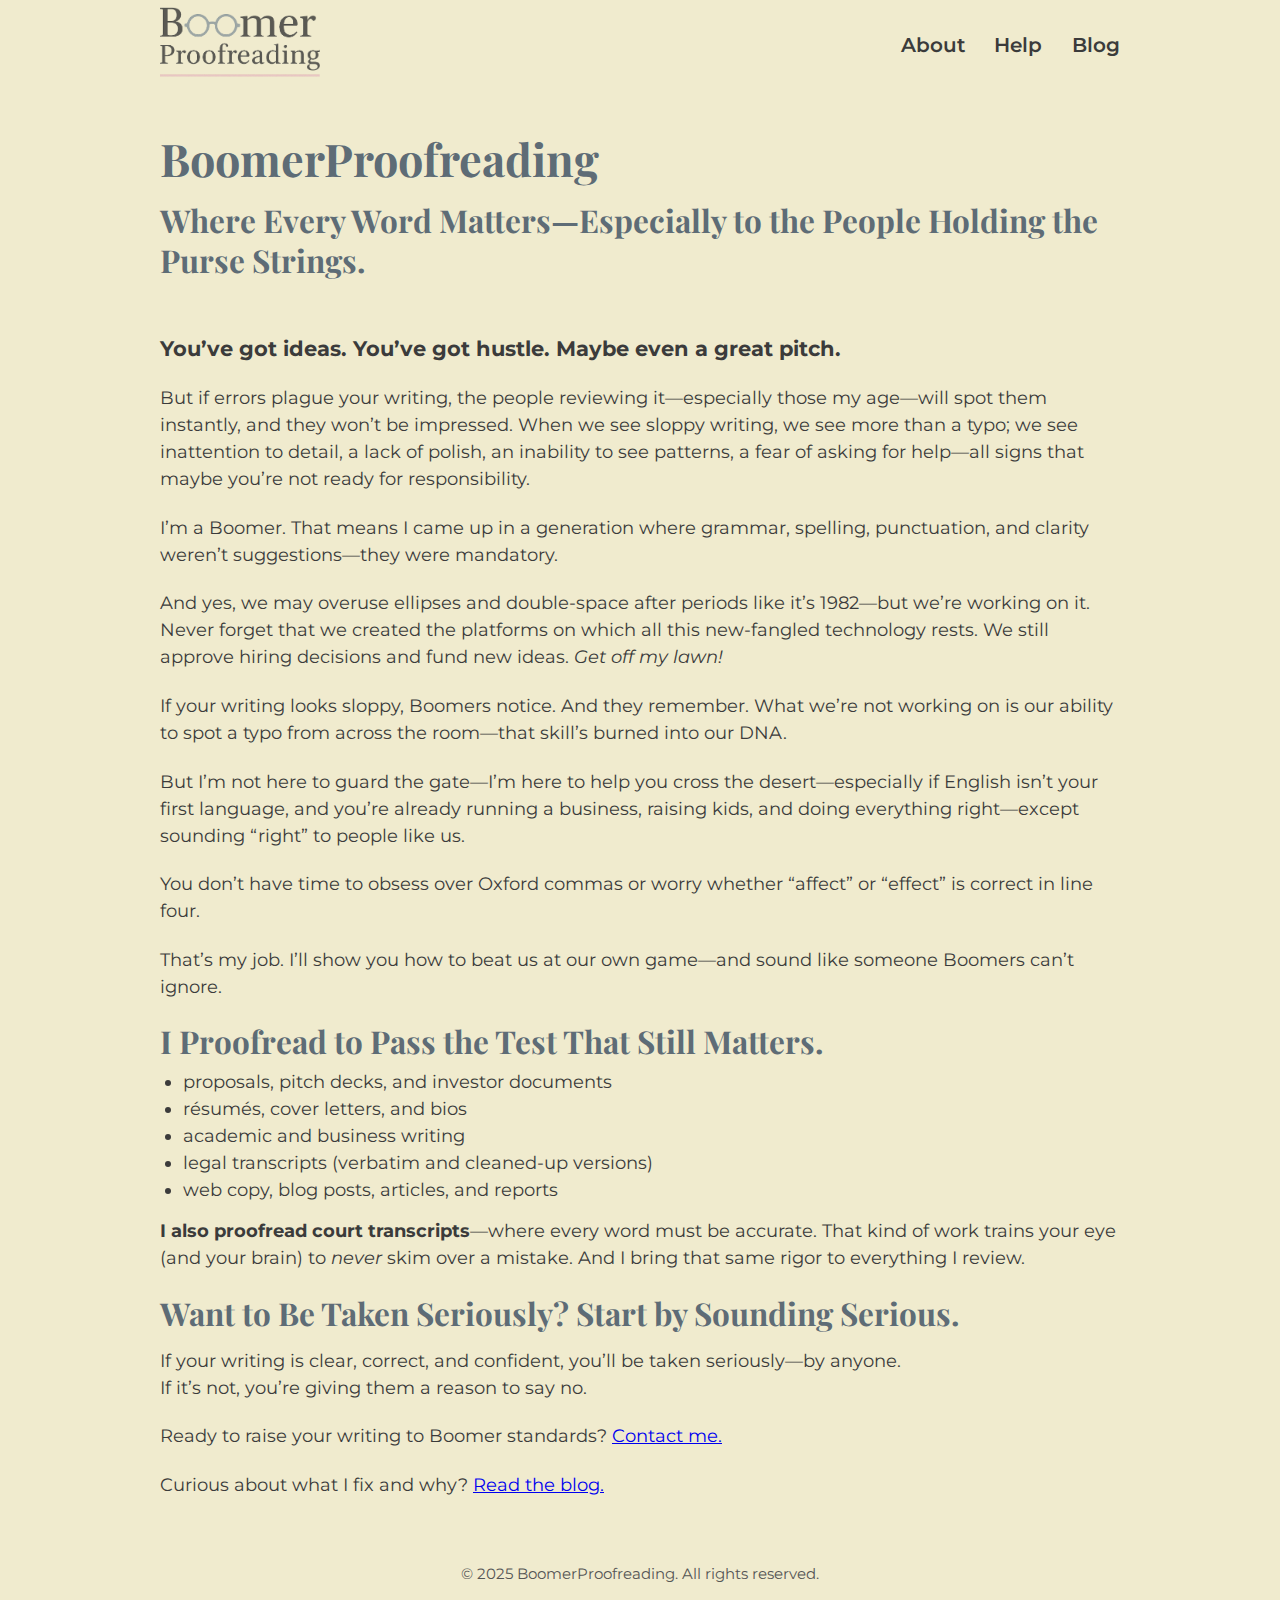
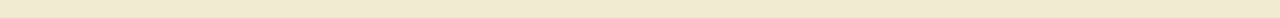
<file: index.html>
<!DOCTYPE html>
<html lang="en">
<head>
  <!-- Required Meta -->
  <meta charset="UTF-8" />
  <meta name="viewport" content="width=device-width, initial-scale=1.0" />

  <!-- Page Title -->
  <title>BoomerProofreading – Clear, Correct, Confident Writing</title>

  <!-- Meta Description -->
  <meta name="description" content="Professional proofreading and editing services by Scott Williams in West Hollywood. Helping businesses, students, and professionals write with clarity and impact.">

  <!-- Keywords -->
  <meta name="keywords" content="proofreading, editing, grammar, BoomerProofreading, business writing, academic proofreading, resume editing, court transcript proofreading, website editing, Los Angeles, West Hollywood">

  <meta name="author" content="Scott Williams, BoomerProofreading">

  <!-- Open Graph (Facebook, LinkedIn, etc.) -->
  <meta property="og:title" content="BoomerProofreading – Clear, Correct, Confident Writing">
  <meta property="og:description" content="Proofreading and editing services for professionals, students, and businesses in Los Angeles. Make every word count.">
  <meta property="og:image" content="https://boomerproofreading.com/images/boomer-logo.png">
  <meta property="og:url" content="https://boomerproofreading.com/">
  <meta property="og:type" content="website">

  <!-- Twitter Card -->
  <meta name="twitter:card" content="summary_large_image">
  <meta name="twitter:title" content="BoomerProofreading – Clear, Correct, Confident Writing">
  <meta name="twitter:description" content="Professional proofreading and editing by Scott Williams in West Hollywood. Clarity that gets results.">
  <meta name="twitter:image" content="https://boomerproofreading.com/images/boomer-logo.png">

  <!-- Favicon -->
  <link rel="icon" type="image/png" href="images/favicon.png">

  <!-- Fonts -->
  <link href="https://fonts.googleapis.com/css2?family=Montserrat:wght@400;600&family=Playfair+Display:wght@500&display=swap" rel="stylesheet" />

  <!-- Custom CSS -->
  <link rel="stylesheet" href="css/site.css" />
  <link rel="stylesheet" href="/css/nav-responsive.css">
</head>


<body>
  <a href="#main" class="skip-link">Skip to main content</a>
    <header>
    <div class="topbar">
      <a href="index.html">
        <img src="images/boomer-logo.png" alt="BoomerProofreading logo" class="logo" />
      </a>
      <nav class="main-nav">
        <a href="about.html">About</a>
        <a href="help.html">Help</a>
        <a href="blog.html">Blog</a>
      </nav>
    </div>

    <div class="container header-flex">
      <div>
        <h1>BoomerProofreading</h1>
        <h2>Where Every Word Matters—Especially to the People Holding the Purse Strings.</h2>
      </div>
    </div>
  </header>

  <main id="main">
    <div class="container">
      <h3>You’ve got ideas. You’ve got hustle. Maybe even a great pitch.</h3>
      <div class="bio-wrap">
        <p>But if errors plague your writing, the people reviewing it—especially those my age—will spot them instantly, and they won’t be impressed. When we see sloppy writing, we see more than a typo; we see inattention to detail, a lack of polish, an inability to see patterns, a fear of asking for help—all signs that maybe you’re not ready for responsibility.</p>
        <p>I’m a Boomer. That means I came up in a generation where grammar, spelling, punctuation, and clarity weren’t suggestions—they were mandatory.</p>
        <p>And yes, we may overuse ellipses and double-space after periods like it’s 1982—but we’re working on it. Never forget that we created the platforms on which all this new-fangled technology rests. We still approve hiring decisions and fund new ideas. <i>Get off my lawn!</i></p>
        <p>If your writing looks sloppy, Boomers notice. And they remember. What we’re not working on is our ability to spot a typo from across the room—that skill’s burned into our DNA.</p>
        <p>But I’m not here to guard the gate—I’m here to help you cross the desert—especially if English isn’t your first language, and you’re already running a business, raising kids, and doing everything right—except sounding “right” to people like us.</p>
        <p>You don’t have time to obsess over Oxford commas or worry whether “affect” or “effect” is correct in line four.</p>
        <p>That’s my job. I’ll show you how to beat us at our own game—and sound like someone Boomers can’t ignore.</p>
        <h2>I Proofread to Pass the Test That Still Matters.</h2>
        <ul>
          <li>proposals, pitch decks, and investor documents</li>
          <li>résumés, cover letters, and bios</li>
          <li>academic and business writing</li>
          <li>legal transcripts (verbatim and cleaned-up versions)</li>
          <li>web copy, blog posts, articles, and reports</li>
        </ul>
        <p><strong>I also proofread court transcripts</strong>—where every word must be accurate. That kind of work trains your eye (and your brain) to <em>never</em> skim over a mistake. And I bring that same rigor to everything I review.</p>
        <h2>Want to Be Taken Seriously? Start by Sounding Serious.</h2>
        <p>If your writing is clear, correct, and confident, you’ll be taken seriously—by anyone.<br />
        If it’s not, you’re giving them a reason to say no.</p>
        <p>Ready to raise your writing to Boomer standards? <a href="contact.html">Contact me.</a></p>
        <p>Curious about what I fix and why? <a href="blog.html">Read the blog.</a></p>
      </div>
    </div>
  </main>
<footer>
    <div class="container">
      <p>&copy; 2025 BoomerProofreading. All rights reserved.</p>
    </div>
  </footer>


</body>
</html>
</file>
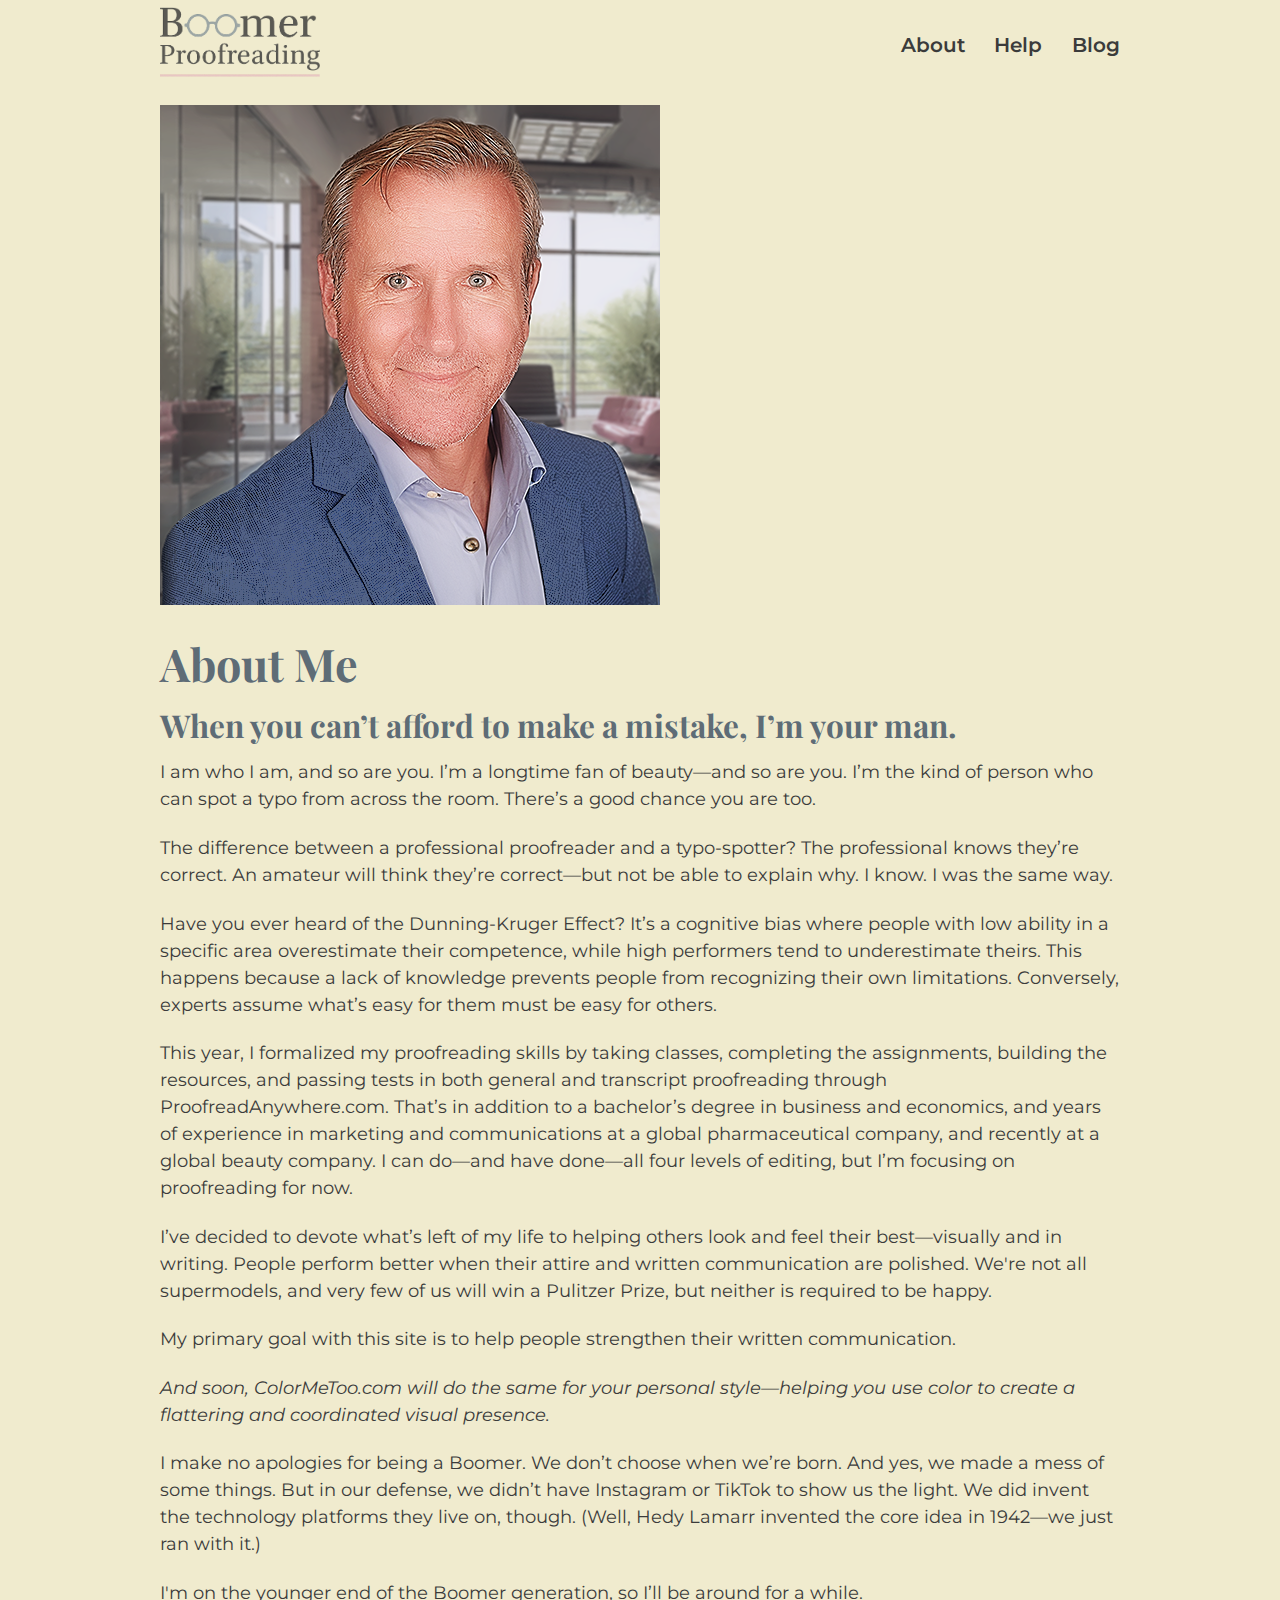
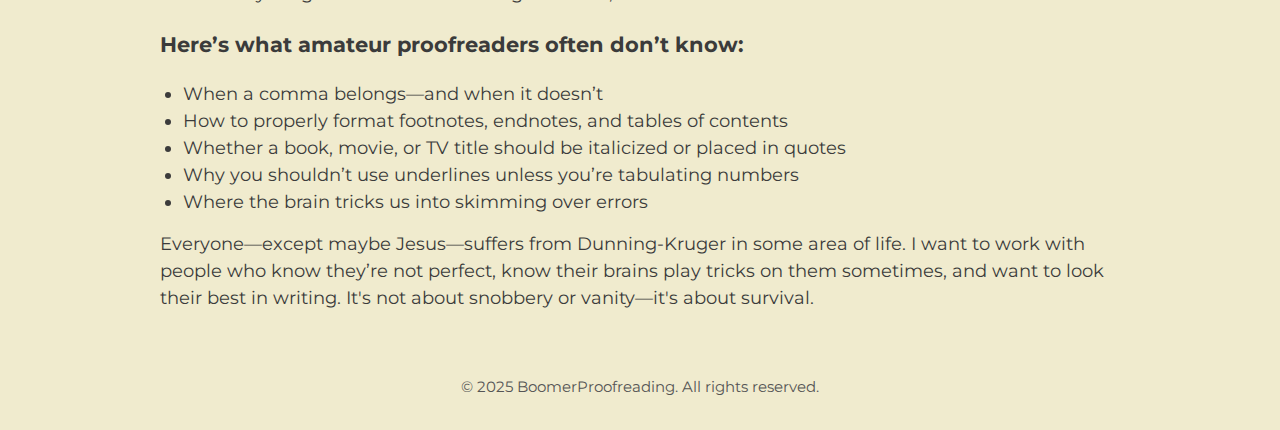
<file: about.html>
<!DOCTYPE html>
<html lang="en">
<head>
  <!-- Required Meta -->
  <meta charset="UTF-8" />
  <meta name="viewport" content="width=device-width, initial-scale=1.0" />

  <!-- Page Title -->
  <title>About – BoomerProofreading</title>

  <!-- SEO -->
  <meta name="description" content="Meet Scott Williams, the sharp-eyed proofreader behind BoomerProofreading. Trusted by professionals for precise, thoughtful editing—and zero fluff.">
  <meta name="keywords" content="Scott Williams, BoomerProofreading, proofreading bio, professional editor, resume proofreading, court transcript editing, grammar expert, West Hollywood">
  <meta name="author" content="Scott Williams, BoomerProofreading">

  <!-- Open Graph -->
  <meta property="og:title" content="About – BoomerProofreading">
  <meta property="og:description" content="Meet Scott Williams: a proofreader with precision, voice, and no tolerance for fluff. Discover his experience and approach.">
  <meta property="og:image" content="https://boomerproofreading.com/images/scott-williams.jpg">
  <meta property="og:url" content="https://boomerproofreading.com/about.html">
  <meta property="og:type" content="website">

  <!-- Twitter Card -->
  <meta name="twitter:card" content="summary_large_image">
  <meta name="twitter:title" content="About – BoomerProofreading">
  <meta name="twitter:description" content="Scott Williams helps professionals write clearly, correctly, and with confidence. No guesswork. No fluff. Just results.">
  <meta name="twitter:image" content="https://boomerproofreading.com/images/scott-williams.jpg">

  <!-- Favicon -->
  <link rel="icon" type="image/png" href="images/favicon.png">

  <!-- Fonts -->
  <link href="https://fonts.googleapis.com/css2?family=Montserrat:wght@400;600&family=Playfair+Display:wght@500&display=swap" rel="stylesheet" />

  <!-- Custom CSS -->
  <link rel="stylesheet" href="css/site.css" />
  <link rel="stylesheet" href="/css/nav-responsive.css">
</head>

<body>
  <header>
    <div class="topbar">
      <a href="index.html">
        <img src="images/boomer-logo.png" alt="BoomerProofreading logo" class="logo" />
      </a>
      <nav class="main-nav">
        <a href="about.html">About</a>
        <a href="help.html">Help</a>
        <a href="blog.html">Blog</a>
      </nav>
    </div>
  </header>

  <main>
    <div class="container">
      <div class="bio-wrap">
        <img src="images/me.png" alt="Scott Williams" class="headshot">

        <h1>About Me</h1>
        <h2>When you can’t afford to make a mistake, I’m your man.</h2>

        <p>I am who I am, and so are you. I’m a longtime fan of beauty—and so are you. I’m the kind of person who can spot a typo from across the room. There’s a good chance you are too.</p>

        <p>The difference between a professional proofreader and a typo-spotter? The professional knows they’re correct. An amateur will think they’re correct—but not be able to explain why. I know. I was the same way.</p>

        <p>Have you ever heard of the Dunning-Kruger Effect? It’s a cognitive bias where people with low ability in a specific area overestimate their competence, while high performers tend to underestimate theirs. This happens because a lack of knowledge prevents people from recognizing their own limitations. Conversely, experts assume what’s easy for them must be easy for others.</p>

        <p>This year, I formalized my proofreading skills by taking classes, completing the assignments, building the resources, and passing tests in both general and transcript proofreading through ProofreadAnywhere.com. That’s in addition to a bachelor’s degree in business and economics, and years of experience in marketing and communications at a global pharmaceutical company, and recently at a global beauty company. I can do—and have done—all four levels of editing, but I’m focusing on proofreading for now.</p>

        <p>I’ve decided to devote what’s left of my life to helping others look and feel their best—visually and in writing. People perform better when their attire and written communication are polished. We're not all supermodels, and very few of us will win a Pulitzer Prize, but neither is required to be happy.</p>

        <p>My primary goal with this site is to help people strengthen their written communication.</p>

        <p><em>And soon, ColorMeToo.com will do the same for your personal style—helping you use color to create a flattering and coordinated visual presence.</em></p>

        <p>I make no apologies for being a Boomer. We don’t choose when we’re born. And yes, we made a mess of some things. But in our defense, we didn’t have Instagram or TikTok to show us the light. We did invent the technology platforms they live on, though. (Well, Hedy Lamarr invented the core idea in 1942—we just ran with it.)</p>

        <p>I'm on the younger end of the Boomer generation, so I’ll be around for a while.</p>

        <h3>Here’s what amateur proofreaders often don’t know:</h3>
        <ul>
          <li>When a comma belongs—and when it doesn’t</li>
          <li>How to properly format footnotes, endnotes, and tables of contents</li>
          <li>Whether a book, movie, or TV title should be italicized or placed in quotes</li>
          <li>Why you shouldn’t use underlines unless you’re tabulating numbers</li>
          <li>Where the brain tricks us into skimming over errors</li>
        </ul>

        <p>Everyone—except maybe Jesus—suffers from Dunning-Kruger in some area of life. I want to work with people who know they’re not perfect, know their brains play tricks on them sometimes, and want to look their best in writing. It's not about snobbery or vanity—it's about survival.</p>
      </div>
    </div>
  </main>
  <footer>
    <div class="container">
      <p>&copy; 2025 BoomerProofreading. All rights reserved.</p>
    </div>
  </footer>
</body>
</html>
</file>
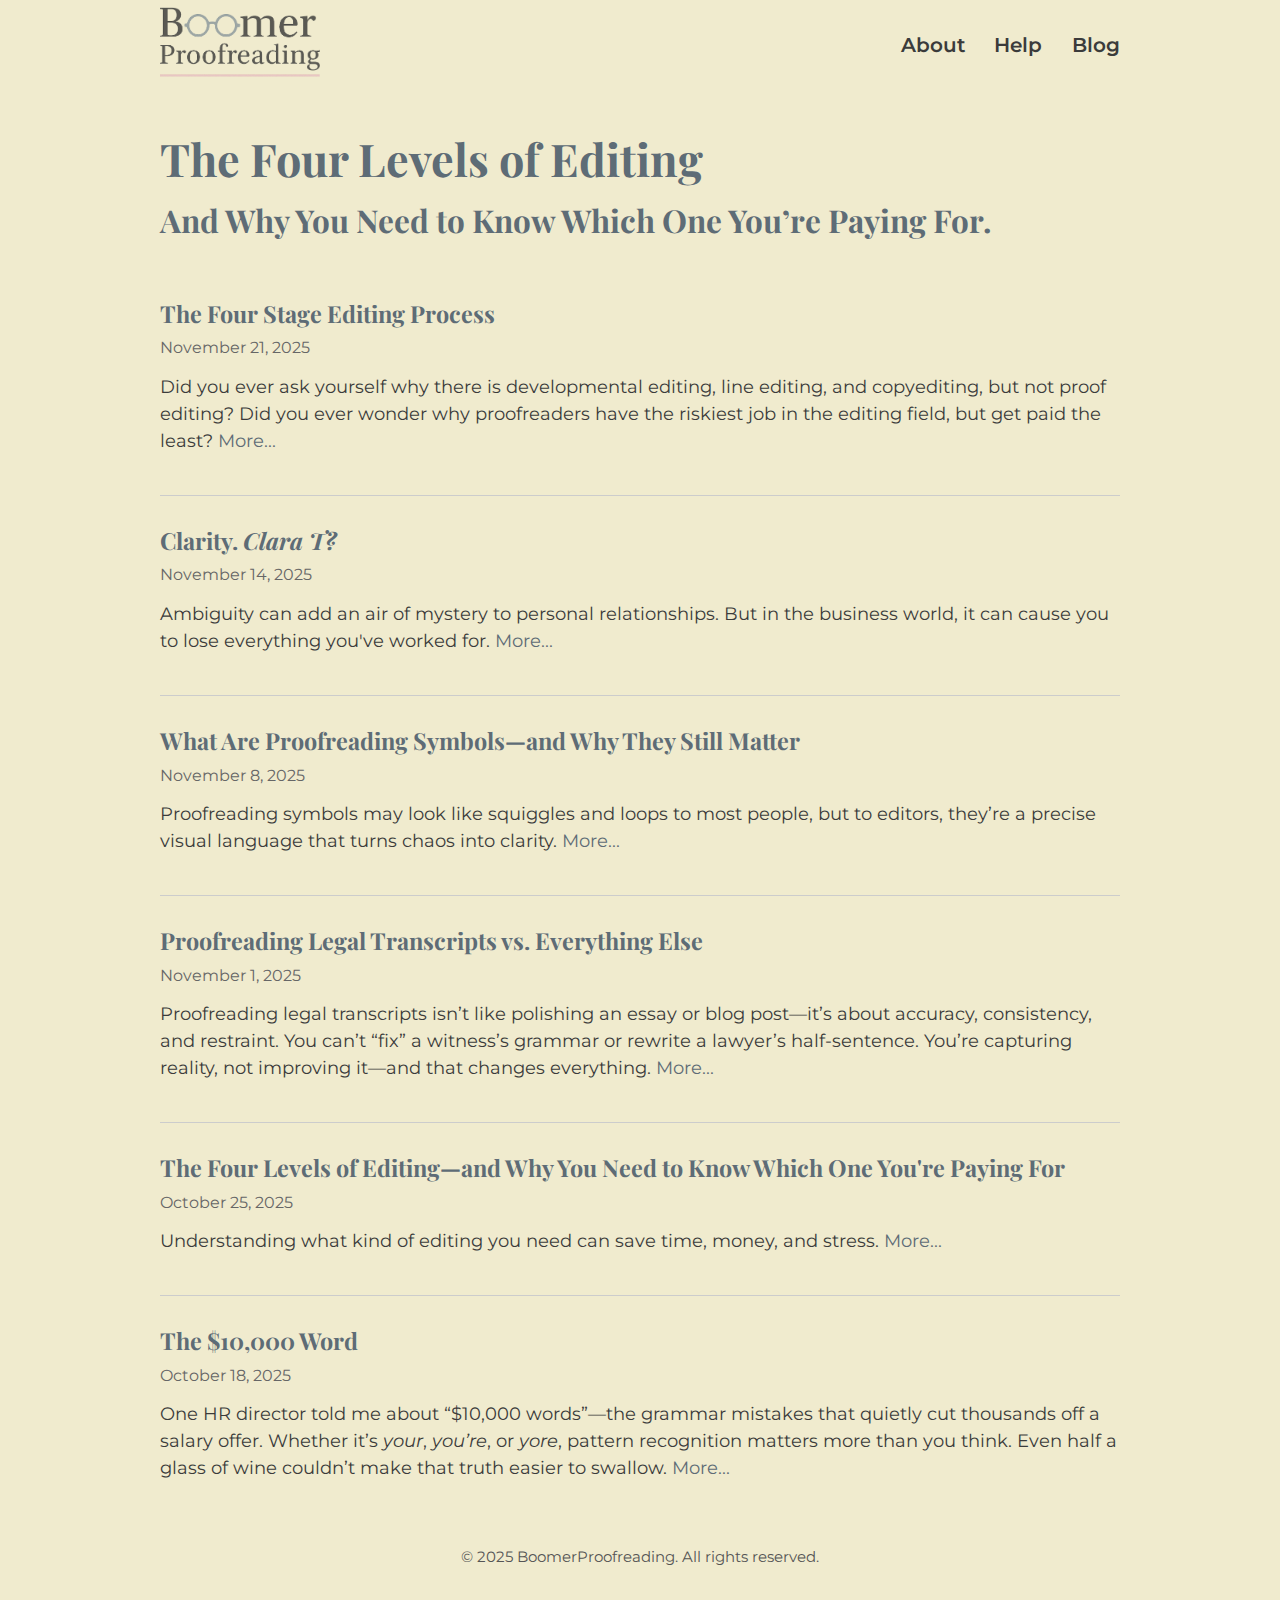
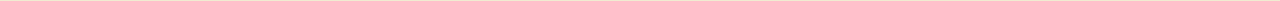
<file: blog.html>
<!DOCTYPE html>
<!--Editings-->
<html lang="en">
<head>
  <!-- Required Meta -->
  <meta charset="UTF-8" />
  <meta name="viewport" content="width=device-width, initial-scale=1.0" />

  <!-- Page Title -->
  <title>Blog – BoomerProofreading</title>

  <!-- SEO -->
  <meta name="description" content="Proofreading tips, grammar insights, editing advice, and real-world stories from Scott Williams of BoomerProofreading in West Hollywood.">
  <meta name="keywords" content="proofreading blog, grammar tips, editing advice, BoomerProofreading, Scott Williams, writing clarity, West Hollywood, Los Angeles">
  <meta name="author" content="Scott Williams, BoomerProofreading">

  <!-- Open Graph (for Facebook, LinkedIn, etc.) -->
  <meta property="og:title" content="BoomerProofreading Blog – Tips, Tools, and Truths">
  <meta property="og:description" content="Editing wisdom, grammar insights, and clarity coaching from professional proofreader Scott Williams in West Hollywood.">
  <meta property="og:image" content="https://boomerproofreading.com/images/boomer-logo.png">
  <meta property="og:url" content="https://boomerproofreading.com/blog.html">
  <meta property="og:type" content="website">

  <!-- Twitter Card -->
  <meta name="twitter:card" content="summary_large_image">
  <meta name="twitter:title" content="BoomerProofreading Blog – Tips, Tools, and Truths">
  <meta name="twitter:description" content="Scott Williams shares editing advice, grammar hacks, and clarity-driven content for writers and professionals.">
  <meta name="twitter:image" content="https://boomerproofreading.com/images/boomer-logo.png">

  <!-- Favicon -->
  <link rel="icon" type="image/png" href="images/favicon.png">

  <!-- Fonts & CSS -->
  <link href="https://fonts.googleapis.com/css2?family=Montserrat:wght@400;600&family=Playfair+Display:wght@500&display=swap" rel="stylesheet" />
  <link rel="stylesheet" href="css/site.css" />
  <link rel="stylesheet" href="/css/nav-responsive.css">
</head>
<body>
  <a href="#main" class="skip-link">Skip to main content</a>
    <header>
    <div class="topbar">
      <a href="index.html">
        <img src="images/boomer-logo.png" alt="BoomerProofreading logo" class="logo" />
      </a>
      <nav class="main-nav">
        <a href="about.html">About</a>
        <a href="help.html">Help</a>
        <a href="blog.html">Blog</a>
      </nav>
    </div>

    <div class="container header-flex">
      <div>
        <h1>The Four Levels of Editing</h1>
        <h2>And Why You Need to Know Which One You’re Paying For.</h2>
      </div>
    </div>
  </header>

  <main id="main">
    <div class="container">

      <article class="blog-listing">
        <h3><a href="editing.html">The Four Stage Editing Process</a></h3>
        <p class="blog-date">November 21, 2025</p>
        <p>Did you ever ask yourself why there is developmental editing, line editing, and copyediting, but not proof editing? Did you ever wonder why proofreaders have the riskiest job in the editing field, but get paid the least?
           <a href="editing.html">More...</a></p>
      </article>

            <article class="blog-listing scheduled-post" data-scheduled="2025-11-14T00:01:00" style="display: none;">
        <h3><a href="Clarity.html">Clarity. <em>Clara T?</em></a></h3>
        <p class="blog-date">November 14, 2025</p>
        <p>Ambiguity can add an air of mystery to personal relationships. But in the business world, it can cause you to lose everything you've worked for. <a href="Clarity.html">More...</a></p>
      </article><!-- Example Blog Entries -->


      <article class="blog-listing">
        <h3><a href="WhatAreProofreadingSymbols.html">What Are Proofreading Symbols—and Why They Still Matter</a></h3>
        <p class="blog-date">November 8, 2025</p>
        <p>Proofreading symbols may look like squiggles and loops to most people, but to editors, they’re a precise visual language that turns chaos into clarity. <a href="WhatAreProofreadingSymbols.html">More...</a></p>
      </article>

      <article class="blog-listing">
        <h3><a href="ProofreadingLegalTranscripts.html">Proofreading Legal Transcripts vs. Everything Else</a></h3>
<p class="blog-date">November 1, 2025</p>
        <p>Proofreading legal transcripts isn’t like polishing an essay or blog post—it’s about accuracy, consistency, and restraint. You can’t “fix” a witness’s grammar or rewrite a lawyer’s half-sentence. You’re capturing reality, not improving it—and that changes everything. <a href="ProofreadingLegalTranscripts.html">More...</a></p>

      </article>

      <article class="blog-listing">
        <h3><a href="FourLevelsofEditing.html">The Four Levels of Editing—and Why You Need to Know Which One You're Paying For</a></h3>
        <p class="blog-date">October 25, 2025</p>
        <p>Understanding what kind of editing you need can save time, money, and stress. <a href="FourLevelsofEditing.html">More...</a></p>
      </article>

      <article class="blog-listing">
        <h3><a href="TenThousandDollarWord.html">The $10,000 Word</a></h3>
        <p class="blog-date">October 18, 2025</p>
        <p>One HR director told me about “$10,000 words”—the grammar mistakes that quietly cut thousands off a salary offer. Whether it’s <em>your</em>, <em>you’re</em>, or <em>yore</em>, pattern recognition matters more than you think. Even half a glass of wine couldn’t make that truth easier to swallow. <a href="TenThousandDollarWord.html">More...</a></p>
      </article>

    </div>
  </main>

  <footer>
    <div class="container">
      <p>&copy; 2025 BoomerProofreading. All rights reserved.</p>
    </div>
  </footer>
  <script src="js/schedule.js"></script>
<script>
  revealScheduledPosts();
</script>
</body>
</html>
</file>
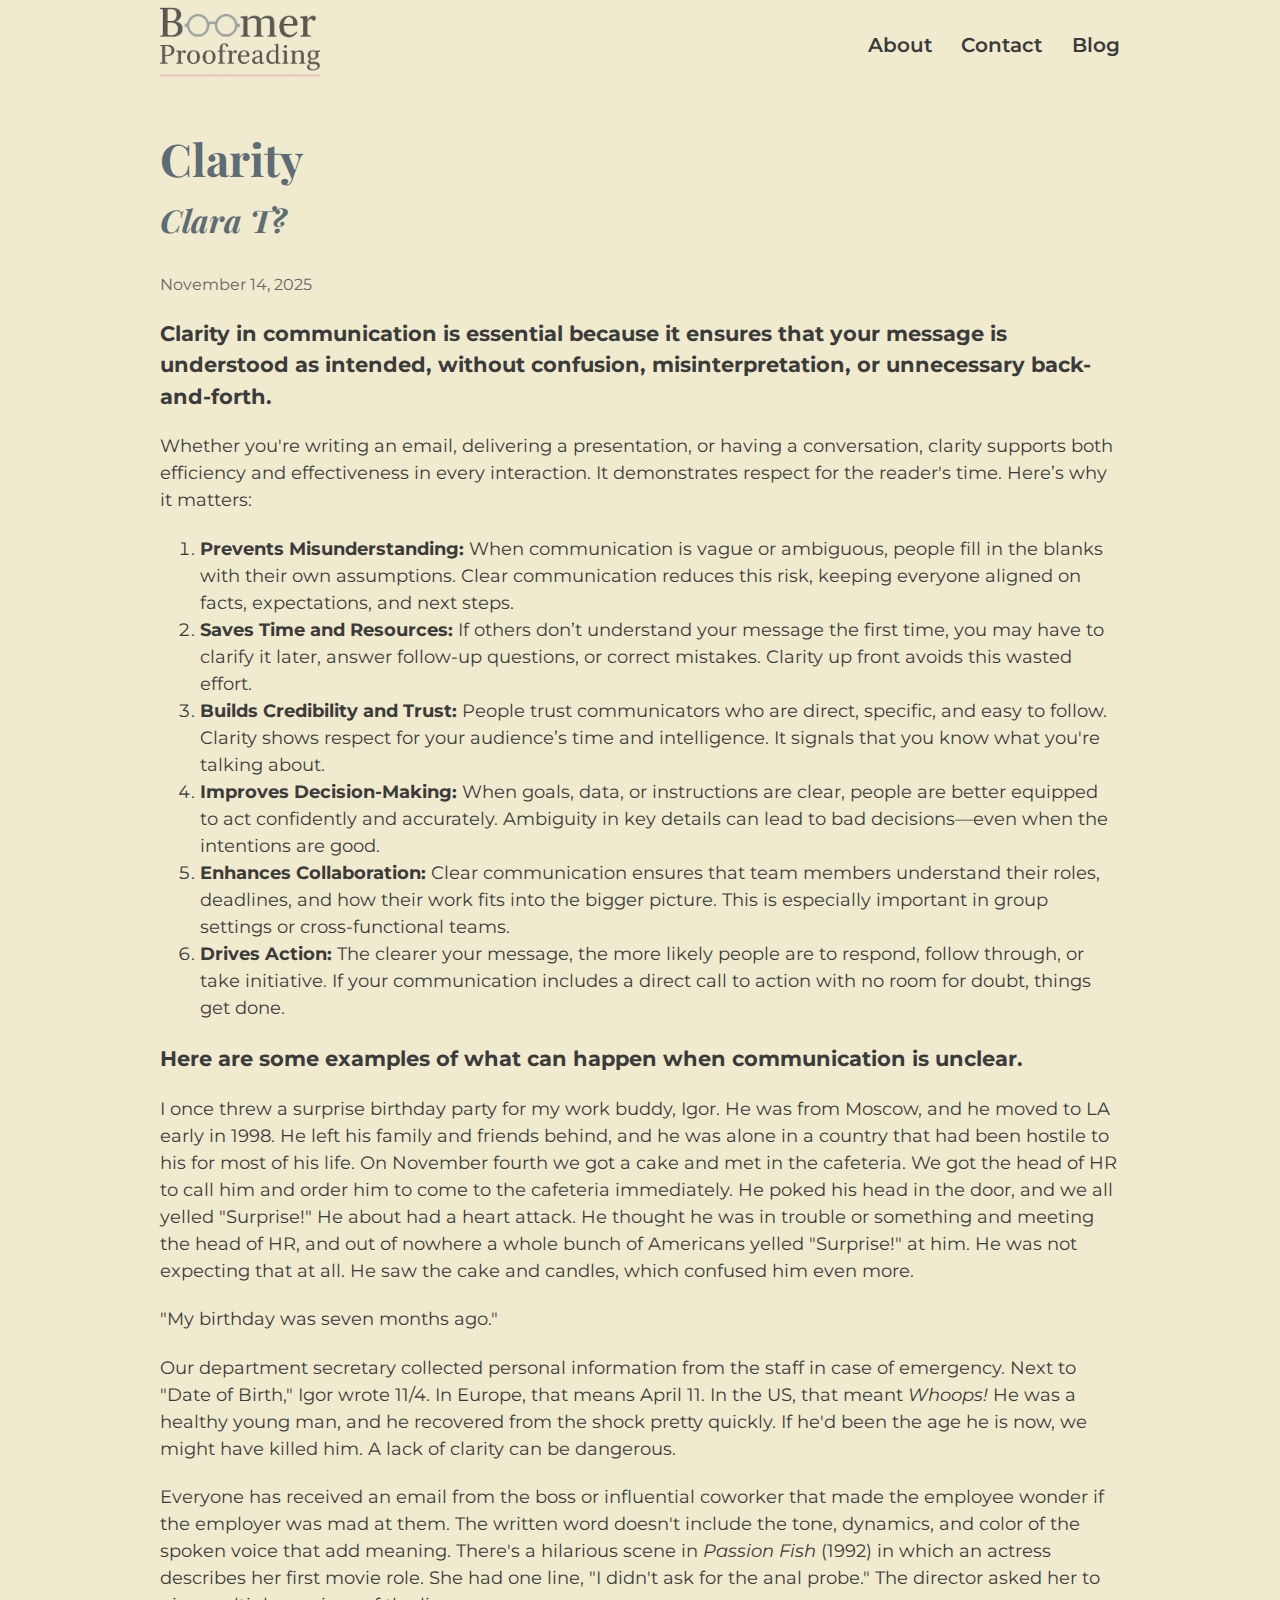
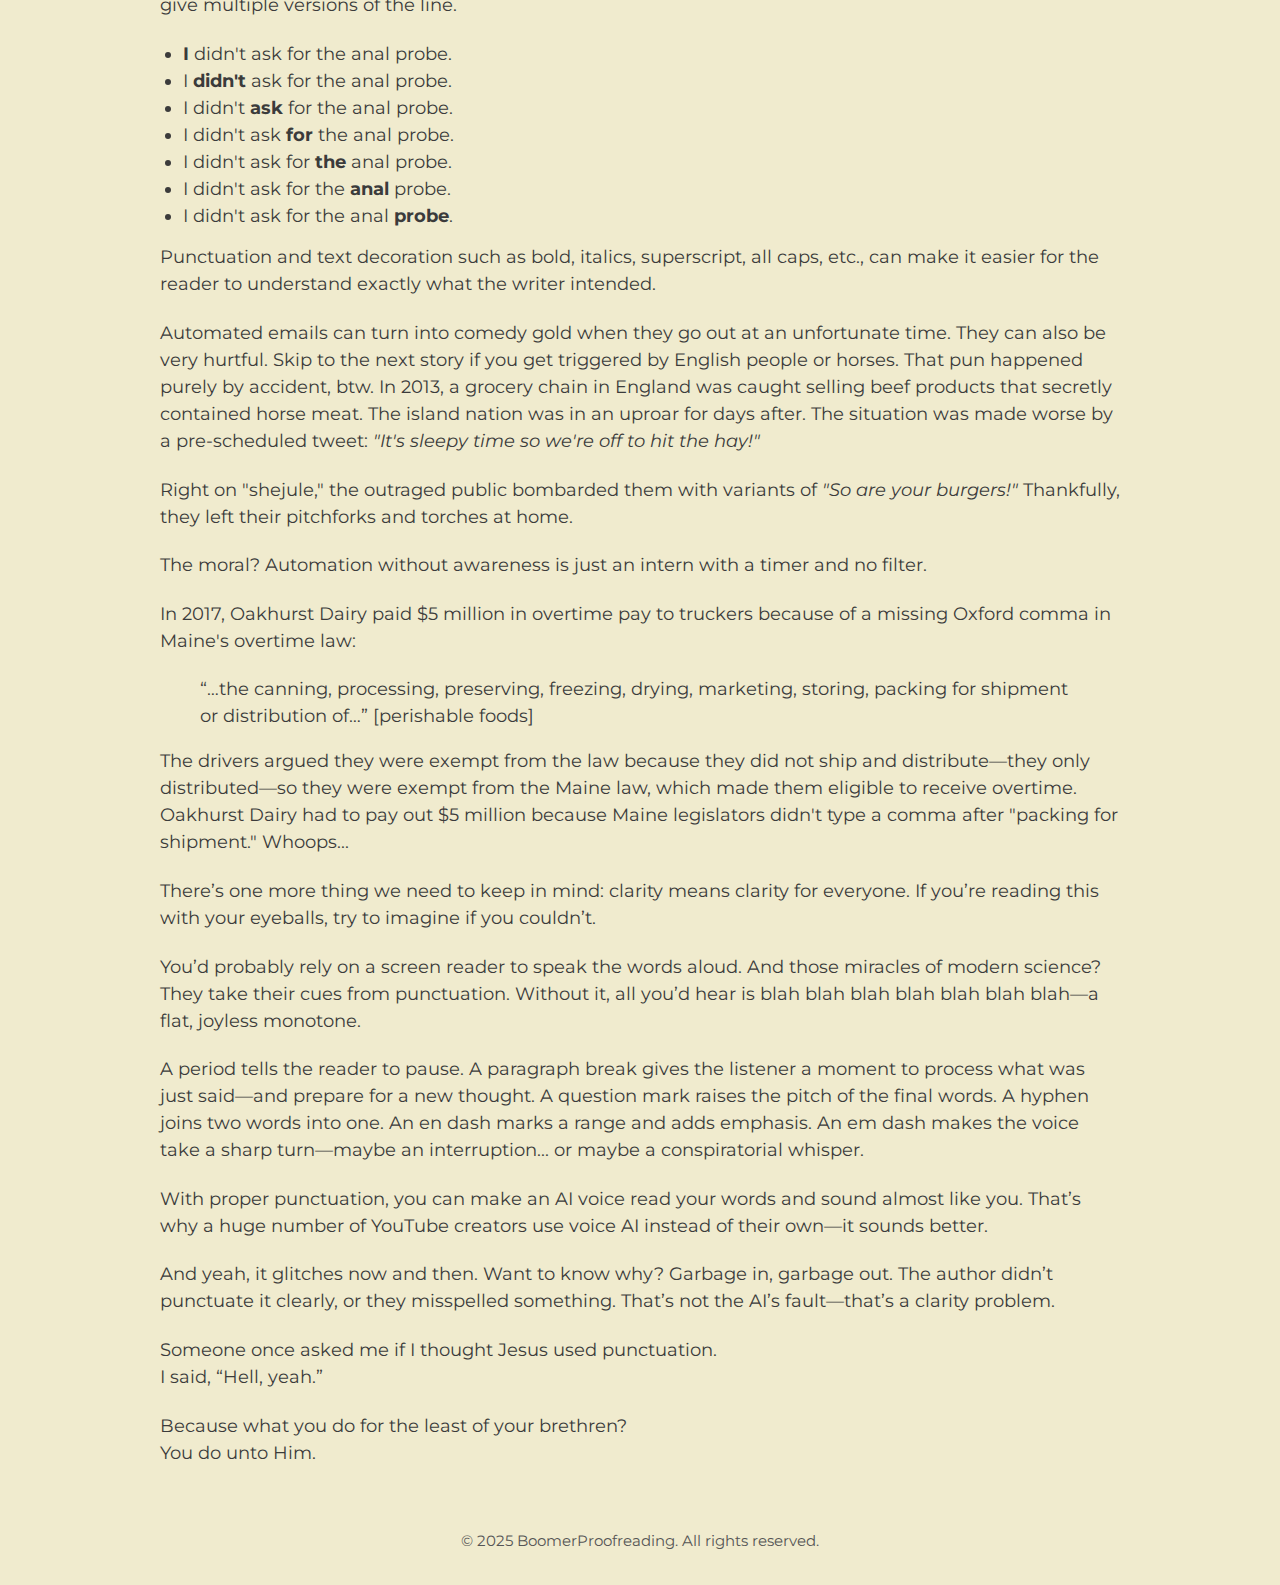
<file: Clarity.html>
<!DOCTYPE html>
<!-- red bologna-->
<html lang="en">
<head>
  <!-- Required Meta -->
  <meta charset="UTF-8" />
  <meta name="viewport" content="width=device-width, initial-scale=1.0" />

  <!-- Page Title -->
  <title>Clarity – BoomerProofreading</title>

  <!-- SEO -->
  <meta name="description" content="Clarity matters. BoomerProofreading helps professionals communicate with precision and confidence. Explore why clear writing gets results.">
  <meta name="keywords" content="clarity in writing, communication, proofreading, editing, grammar, BoomerProofreading, West Hollywood">
  <meta name="author" content="Scott Williams, BoomerProofreading">

  <!-- Open Graph (Social Sharing) -->
  <meta property="og:title" content="Clarity – BoomerProofreading" />
  <meta property="og:description" content="Clear, correct, confident writing. Learn how BoomerProofreading helps you communicate with clarity and impact." />
  <meta property="og:image" content="https://boomerproofreading.com/images/clarity-cover.jpg" />
  <meta property="og:url" content="https://boomerproofreading.com/clarity.html" />
  <meta property="og:type" content="website" />

  <!-- Twitter Card -->
  <meta name="twitter:card" content="summary_large_image" />
  <meta name="twitter:title" content="Clarity – BoomerProofreading" />
  <meta name="twitter:description" content="Professional proofreading that makes your message clear and effective. Learn more at BoomerProofreading." />
  <meta name="twitter:image" content="https://boomerproofreading.com/images/clarity-cover.jpg" />

  <!-- Favicon -->
  <link rel="icon" type="image/png" href="images/favicon.png" />

  <!-- Google Fonts -->
  <link href="https://fonts.googleapis.com/css2?family=Montserrat:wght@400;600&family=Playfair+Display:wght@500&display=swap" rel="stylesheet" />

  <!-- Custom CSS -->
  <link rel="stylesheet" href="css/site.css" />
</head>

<body>
  <a href="#main" class="skip-link">Skip to main content</a>
    <header>
    <div class="topbar">
      <a href="index.html">
        <img src="images/boomer-logo.png" alt="BoomerProofreading logo" class="logo" />
      </a>
      <nav class="main-nav">
        <a href="about.html">About</a>
        <a href="contact.html">Contact</a>
        <a href="blog.html">Blog</a>
      </nav>
    </div>

    <div class="container header-flex">
      <div>
        <h1>Clarity</h1>
        <h2><em>Clara T?</em></h2>
      </div>
    </div>
  </header>

  <main id="main">
    <div class="container">
    <p class="blog-date">November 14, 2025</p>
      <div class="bio-wrap">
    <h3>
        Clarity in communication is essential because it ensures that your message is
        understood as intended, without confusion, misinterpretation, or unnecessary
        back-and-forth.
    </h3>
    <p>Whether you're writing an email, delivering a presentation, or
    having a conversation, clarity supports both efficiency and effectiveness in
    every interaction. It demonstrates respect for the reader's time. Here’s why it matters:
</p>
<ol class="clarity-list">
    <li>
<strong>Prevents Misunderstanding:</strong> When communication is vague or ambiguous, people fill in the blanks with their own assumptions. Clear communication reduces this risk, keeping everyone aligned on facts, expectations, and next steps.
    </li>
    <li>
        <strong>Saves Time and Resources:</strong> If others don’t understand your message the first time, you may have to clarify it later,
        answer follow-up questions, or correct mistakes. Clarity up front avoids this wasted effort.
    </li>
    <li>
        <strong>Builds Credibility and Trust:</strong> People trust communicators who are direct, specific, and easy to follow. Clarity shows respect for your audience’s time and intelligence. It signals that you know what you're talking
        about.
    </li>
    <li>
   <strong>Improves Decision-Making:</strong> When goals, data, or instructions are clear, people are better equipped to act confidently and accurately. Ambiguity in key details can lead to bad decisions—even when the intentions are good.
    </li> 
    <li>
        <strong>Enhances Collaboration:</strong> Clear communication ensures that team members understand their roles, deadlines, and how their work fits into the bigger picture. This is especially important in group settings or cross-functional teams.
    </li> 
    <li>
        <strong>Drives Action:</strong> The clearer your message, the more likely people are to respond, follow through, or take initiative. If your communication includes a direct call to action with no room for doubt, things get done.
    </li>
</ol>
    <h3>
        Here are some examples of what can happen when communication is unclear.
    </h3>
 <p>
     I once threw a surprise birthday party
     for my work buddy, Igor. He was from Moscow, and he moved to LA early in 1998.
     He left his family and friends behind, and he was alone in a country that had
     been hostile to his for most of his life. On November fourth we got a cake and
     met in the cafeteria. We got the head of HR to call him and order him to come to
     the cafeteria immediately. He poked his head in the door, and we all yelled
     "Surprise!" He about had a heart attack. He thought he was in trouble or
     something and meeting the head of HR, and out of nowhere a whole bunch of
     Americans yelled "Surprise!" at him. He was not expecting that at all. He saw
     the cake and candles, which confused him even more. </p>
     <p>"My birthday was seven
     months ago."</p>
     <p class="last-paragraph">Our department secretary collected personal information from the
     staff in case of emergency. Next to "Date of Birth," Igor wrote 11/4. In Europe,
     that means April 11. In the US, that meant <em>Whoops!</em> He was a healthy young man,
     and he recovered from the shock pretty quickly. If he'd been the age he is now, we might have killed him. A lack of clarity can be dangerous.
 </p>
<p>
    Everyone has received an email from the boss or influential coworker that made
    the employee wonder if the employer was mad at them. The written word doesn't
    include the tone, dynamics, and color of the spoken voice that add meaning. There's
    a hilarious scene in <i>Passion Fish</i> (1992) in which an actress describes her first movie role. She had one line, "I didn't ask for the anal probe." The director asked her to give multiple versions of the line.
</p>
<ul>
    <li><b>I</b> didn't ask for the anal probe.</li>
    <li>I <b>didn't</b> ask for the anal probe.</li>
    <li>I didn't <b>ask</b> for the anal probe.</li>
    <li>I didn't ask <b>for</b> the anal probe.</li>
    <li>I didn't ask for <b>the</b> anal probe.</li>
    <li>I didn't ask for the <b>anal</b> probe.</li>
    <li>I didn't ask for the anal <b>probe</b>.</li>
</ul>
<p class="last-paragraph">Punctuation and text decoration such as bold, italics, superscript, all caps, etc., can make it easier for the reader to understand exactly what the writer intended.</p>
<p>Automated emails can turn into comedy gold when they go out at an unfortunate time. They can also be very hurtful. Skip to the next story if you get triggered by English people or horses. That pun happened purely by accident, btw. In 2013, a grocery chain in England was caught selling beef products that secretly contained horse meat. The island nation was in an uproar for days after. The situation was made worse by a pre-scheduled tweet: <em>"It's sleepy time so we're off to hit the hay!"</em></p>
<p>Right on "shejule," the outraged public bombarded them with variants of <em>"So are your burgers!"</em> Thankfully, they left their pitchforks and torches at home.</p>
<p class="last-paragraph">The moral? Automation without awareness is just an intern with a timer and no filter.</p>

<p>In 2017, Oakhurst Dairy paid $5 million in overtime pay to truckers because of a missing Oxford comma in Maine's overtime law:</p>
<blockquote>“…the canning, processing, preserving, freezing, drying, marketing, storing, packing for shipment or distribution of…” [perishable foods]</blockquote>
<p class="last-paragraph">The drivers argued they were exempt from the law because they did not ship and distribute—they only distributed—so they were exempt from the Maine law, which made them eligible to receive overtime. Oakhurst Dairy had to pay out $5&nbsp;million because Maine legislators didn't type a comma after "packing for shipment." Whoops...</p>
<p>There’s one more thing we need to keep in mind: clarity means clarity for everyone. If you’re reading this with your eyeballs, try to imagine if you couldn’t.</p>

<p>You’d probably rely on a screen reader to speak the words aloud. And those miracles of modern science? They take their cues from punctuation. Without it, all you’d hear is blah blah blah blah blah blah blah—a flat, joyless monotone.</p>

<p>A period tells the reader to pause. A paragraph break gives the listener a moment to process what was just said—and prepare for a new thought. A question mark raises the pitch of the final words. A hyphen joins two words into one. An en&nbsp;dash marks a range and adds emphasis. An em dash makes the voice take a sharp turn—maybe an interruption... or maybe a conspiratorial whisper.</p>

<p>With proper punctuation, you can make an AI voice read your words and sound almost like you. That’s why a huge number of YouTube creators use voice AI instead of their own—it sounds better.</p>

<p>And yeah, it glitches now and then. Want to know why? Garbage in, garbage out. The author didn’t punctuate it clearly, or they misspelled something. That’s not the AI’s fault—that’s a clarity problem.</p>

<p>
    Someone once asked me if I thought Jesus used punctuation.<br>
    I said, “Hell, yeah.”
</p>
<p>
    Because what you do for the least of your brethren?<br>
    You do unto Him.
</p>
      </div>
    </div>
  </main>

<footer>
    <div class="container">
      <p>&copy; 2025 BoomerProofreading. All rights reserved.</p>
    </div>
  </footer>

</body>
</html>
</file>
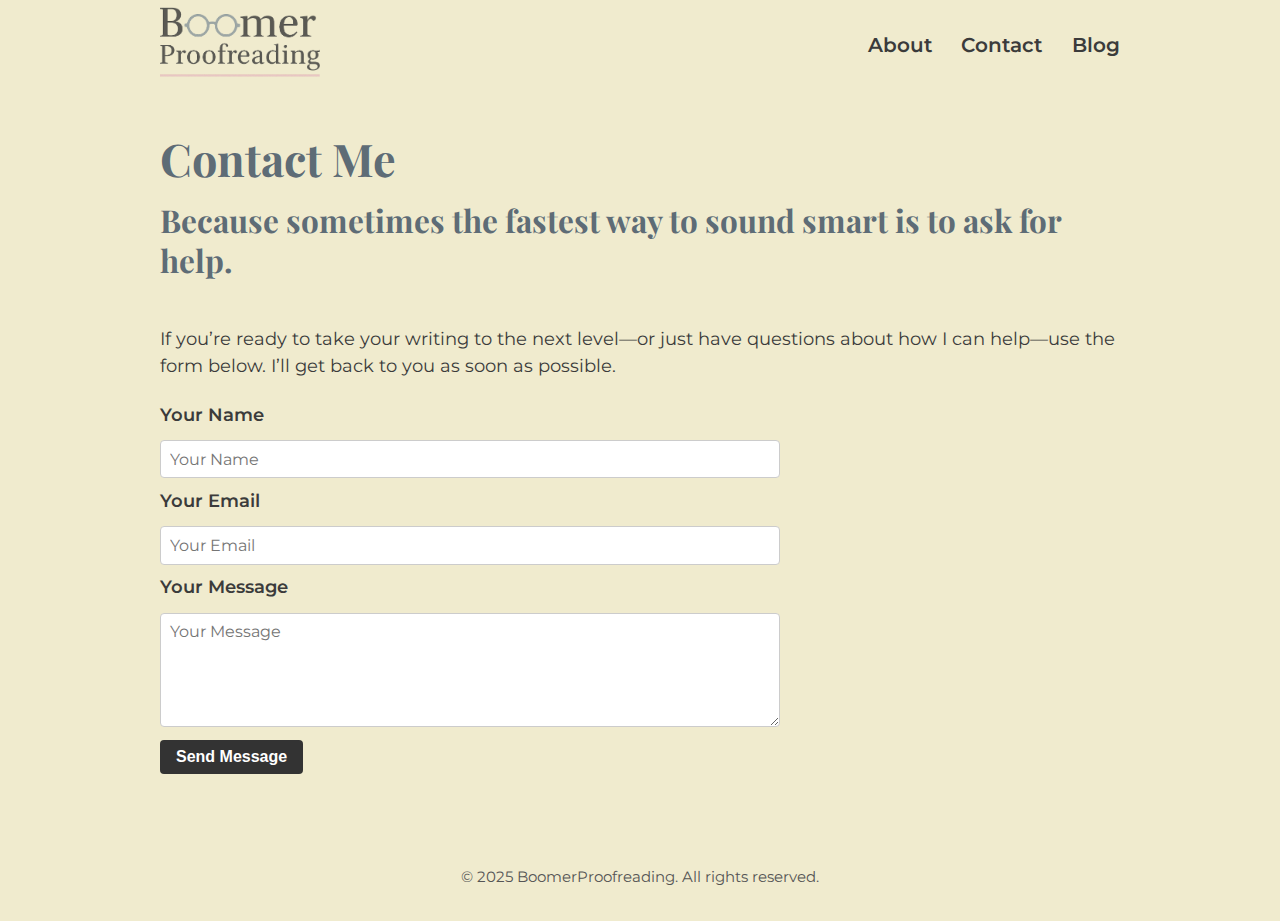
<file: contact.html>
<!DOCTYPE html>
<html lang="en">
<head>
  <!-- Required Meta -->
  <meta charset="UTF-8" />
  <meta name="viewport" content="width=device-width, initial-scale=1.0" />

  <!-- Page Title -->
  <title>Contact – BoomerProofreading</title>

  <!-- SEO -->
  <meta name="description" content="Ready to elevate your writing? Reach out to Scott Williams at BoomerProofreading in West Hollywood. Fast replies, honest feedback, and expert editing.">
  <meta name="keywords" content="contact BoomerProofreading, proofreading inquiry, editing quote, Scott Williams, West Hollywood editor, professional proofreading">
  <meta name="author" content="Scott Williams, BoomerProofreading">

  <!-- Open Graph -->
  <meta property="og:title" content="Contact – BoomerProofreading">
  <meta property="og:description" content="Looking for proofreading that’s sharp, clear, and honest? Get in touch with Scott Williams at BoomerProofreading.">
  <meta property="og:image" content="https://boomerproofreading.com/images/boomer-logo.png">
  <meta property="og:url" content="https://boomerproofreading.com/contact.html">
  <meta property="og:type" content="website">

  <!-- Twitter Card -->
  <meta name="twitter:card" content="summary_large_image">
  <meta name="twitter:title" content="Contact – BoomerProofreading">
  <meta name="twitter:description" content="Get in touch with Scott Williams for professional proofreading services that deliver clarity and confidence.">
  <meta name="twitter:image" content="https://boomerproofreading.com/images/boomer-logo.png">

  <!-- Favicon -->
  <link rel="icon" type="image/png" href="images/favicon.png">

  <!-- Fonts -->
  <link href="https://fonts.googleapis.com/css2?family=Montserrat:wght@400;600&family=Playfair+Display:wght@500&display=swap" rel="stylesheet" />

  <!-- Custom CSS -->
  <link rel="stylesheet" href="css/site.css" />
</head>



<body>
  <a href="#main" class="skip-link">Skip to main content</a>
    <header>
    <div class="topbar">
      <a href="index.html">
        <img src="images/boomer-logo.png" alt="BoomerProofreading logo" class="logo" />
      </a>
      <nav class="main-nav">
        <a href="about.html">About</a>
        <a href="contact.html">Contact</a>
        <a href="blog.html">Blog</a>
      </nav>
    </div>

    <div class="container header-flex">
      <div>
        <h1>Contact Me</h1>
        <h2>Because sometimes the fastest way to sound smart is to ask for help.</h2>
      </div>
    </div>
  </header>

  <main id="main">
    <div class="container">
      <p>If you’re ready to take your writing to the next level—or just have questions about how I can help—use the form below. I’ll get back to you as soon as possible.</p>

      <form id="contact-form" action="https://formspree.io/f/xwpndvjl" method="POST">
        <label for="name">Your Name</label>
        <input type="text" id="name" name="name" placeholder="Your Name" required />

        <label for="email">Your Email</label>
        <input type="email" id="email" name="email" placeholder="Your Email" required />

        <label for="message">Your Message</label>
        <textarea id="message" name="message" rows="5" placeholder="Your Message" required></textarea>

        <button type="submit">Send Message</button>

        <p id="form-status" class="form-status" aria-live="polite"></p>
      </form>
    </div>
  </main>

  <footer>
    <div class="container">
      <p>&copy; 2025 BoomerProofreading. All rights reserved.</p>
    </div>
  </footer>

  <script>
    // Simple Formspree feedback
    const form = document.getElementById('contact-form');
    const status = document.getElementById('form-status');

    form.addEventListener('submit', async (e) => {
      e.preventDefault();
      const data = new FormData(form);
      const action = e.target.action;

      try {
        const response = await fetch(action, {
          method: 'POST',
          body: data,
          headers: { 'Accept': 'application/json' }
        });

        if (response.ok) {
          status.textContent = "Thanks for reaching out! We'll get back to you soon.";
          form.reset();
        } else {
          status.textContent = "Oops—something went wrong. Please check your info and try again.";
        }
      } catch (error) {
        status.textContent = "Network error. Please try again later.";
      }
    });
  </script>

</body>
</html>
</file>
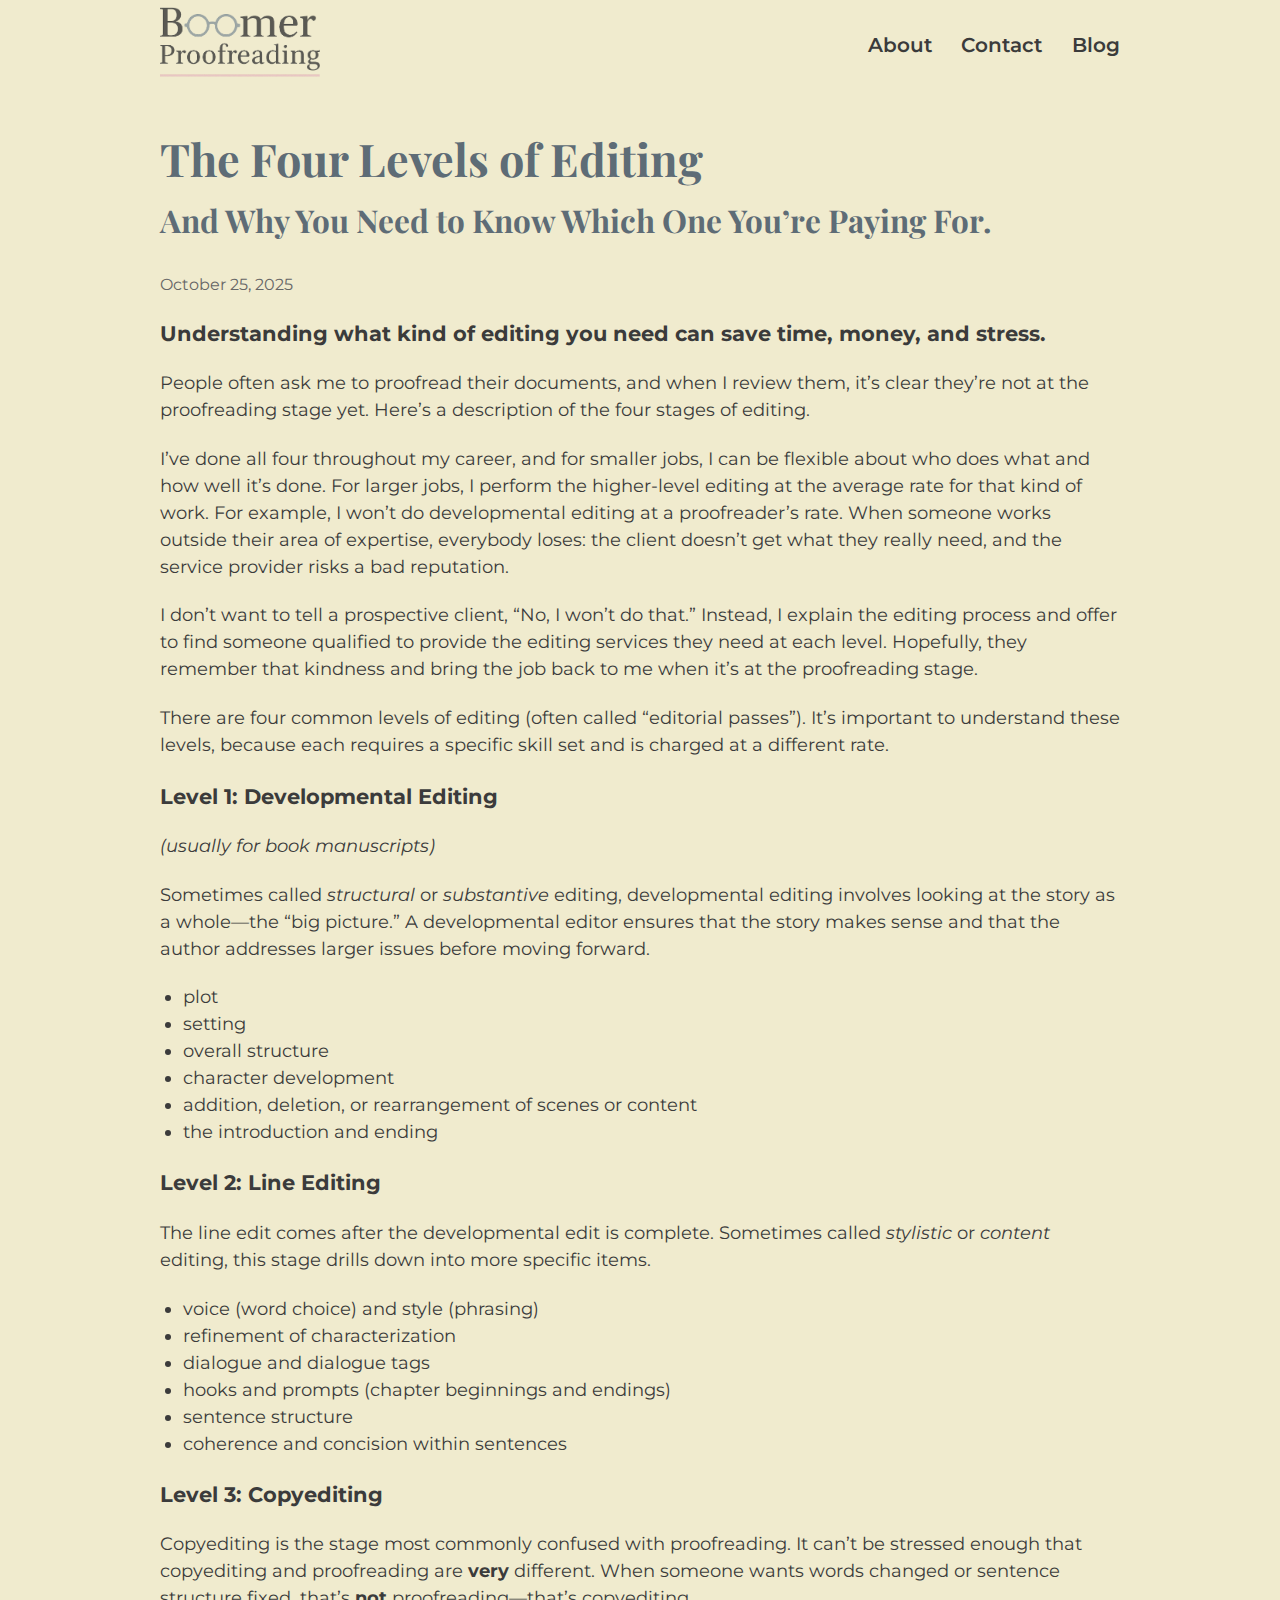
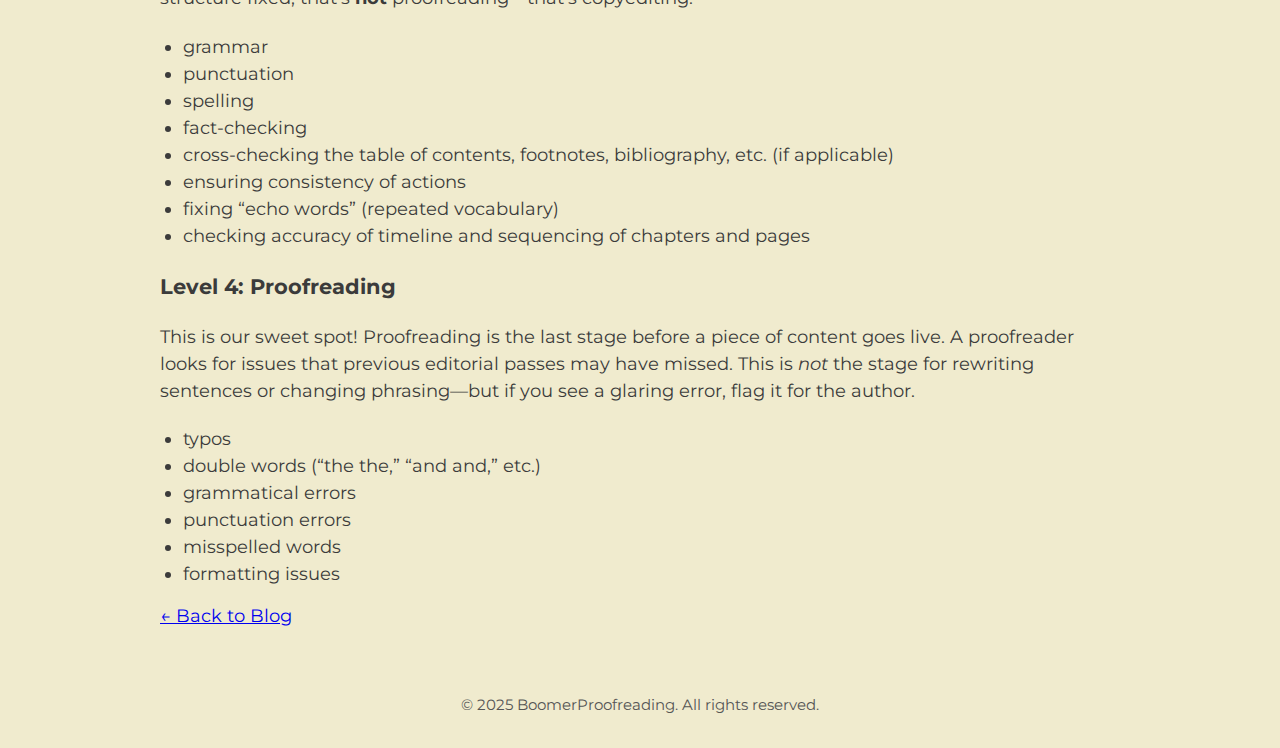
<file: FourLevelsofEditing - Copy.html>
<!DOCTYPE html>
<html lang="en">
<head>
  <meta charset="UTF-8" />
  <meta name="viewport" content="width=device-width, initial-scale=1.0" />
  <title>The Four Levels of Editing—And Why You Need to Know Which One You’re Paying For | BoomerProofreading</title>

  <meta name="description" content="Scott Williams of BoomerProofreading explains the four levels of editing—developmental, line, copyediting, and proofreading—and why knowing the difference helps you hire the right professional.">
  <meta name="author" content="Scott Williams, BoomerProofreading">

  <link href="https://fonts.googleapis.com/css2?family=Montserrat:wght@400;600&family=Playfair+Display:wght@500&display=swap" rel="stylesheet" />
  <link rel="stylesheet" href="css/site.css" />
</head>

<body>
  <a href="#main" class="skip-link">Skip to main content</a>

  <header>
    <div class="topbar">
      <a href="index.html">
        <img src="images/boomer-logo.png" alt="BoomerProofreading logo" class="logo" />
      </a>
      <nav class="main-nav">
        <a href="about.html">About</a>
        <a href="contact.html">Contact</a>
        <a href="blog.html">Blog</a>
      </nav>
    </div>

    <div class="container header-flex">
      <div>
        <h1>The Four Levels of Editing</h1>
        <h2>And Why You Need to Know Which One You’re Paying For.</h2>
       
      </div>
    </div>
  </header>

  <main id="main">
    <div class="container">
      <p class="blog-date">October 25, 2025</p>
       <h3>Understanding what kind of editing you need can save time, money, and stress.</h3>

      <p>People often ask me to proofread their documents, and when I review them, it’s clear they’re not at the proofreading stage yet. Here’s a description of the four stages of editing.</p>

      <p>I’ve done all four throughout my career, and for smaller jobs, I can be flexible about who does what and how well it’s done. For larger jobs, I perform the higher-level editing at the average rate for that kind of work. For example, I won’t do developmental editing at a proofreader’s rate. When someone works outside their area of expertise, everybody loses: the client doesn’t get what they really need, and the service provider risks a bad reputation.</p>

      <p>I don’t want to tell a prospective client, “No, I won’t do that.” Instead, I explain the editing process and offer to find someone qualified to provide the editing services they need at each level. Hopefully, they remember that kindness and bring the job back to me when it’s at the proofreading stage.</p>

      <p>There are four common levels of editing (often called “editorial passes”). It’s important to understand these levels, because each requires a specific skill set and is charged at a different rate.</p>

      <h3>Level 1: Developmental Editing</h3>
      <p><em>(usually for book manuscripts)</em></p>
      <p>Sometimes called <em>structural</em> or <em>substantive</em> editing, developmental editing involves looking at the story as a <span class="nobr">whole—the</span> “big picture.” A developmental editor ensures that the story makes sense and that the author addresses larger issues before moving forward.</p>

      <ul>
        <li>plot</li>
        <li>setting</li>
        <li>overall structure</li>
        <li>character development</li>
        <li>addition, deletion, or rearrangement of scenes or content</li>
        <li>the introduction and ending</li>
      </ul>

      <h3>Level 2: Line Editing</h3>
      <p>The line edit comes after the developmental edit is complete. Sometimes called <em>stylistic</em> or <em>content</em> editing, this stage drills down into more specific items.</p>

      <ul>
        <li>voice (word choice) and style (phrasing)</li>
        <li>refinement of characterization</li>
        <li>dialogue and dialogue tags</li>
        <li>hooks and prompts (chapter beginnings and endings)</li>
        <li>sentence structure</li>
        <li>coherence and concision within sentences</li>
      </ul>

      <h3>Level 3: Copyediting</h3>
      <p>Copyediting is the stage most commonly confused with proofreading. It can’t be stressed enough that copyediting and proofreading are <strong>very</strong> different. When someone wants words changed or sentence structure fixed, that’s <strong>not</strong> <span class="nobr">proofreading—that’s</span> copyediting.</p>

      <ul>
        <li>grammar</li>
        <li>punctuation</li>
        <li>spelling</li>
        <li>fact-checking</li>
        <li>cross-checking the table of contents, footnotes, bibliography, etc. (if applicable)</li>
        <li>ensuring consistency of actions</li>
        <li>fixing “echo words” (repeated vocabulary)</li>
        <li>checking accuracy of timeline and sequencing of chapters and pages</li>
      </ul>

      <h3>Level 4: Proofreading</h3>
      <p>This is our sweet spot! Proofreading is the last stage before a piece of content goes live. A proofreader looks for issues that previous editorial passes may have missed. This is <em>not</em> the stage for rewriting sentences or changing <span class="nobr">phrasing—but</span> if you see a glaring error, flag it for the author.</p>

      <ul>
        <li>typos</li>
        <li>double words (“the the,” “and and,” etc.)</li>
        <li>grammatical errors</li>
        <li>punctuation errors</li>
        <li>misspelled words</li>
        <li>formatting issues</li>
      </ul>

      <p><a href="blog.html">← Back to Blog</a></p>
    </div>
  </main>

  <footer>
    <div class="container">
      <p>&copy; 2025 BoomerProofreading. All rights reserved.</p>
    </div>
  </footer>
</body>
</html>
</file>
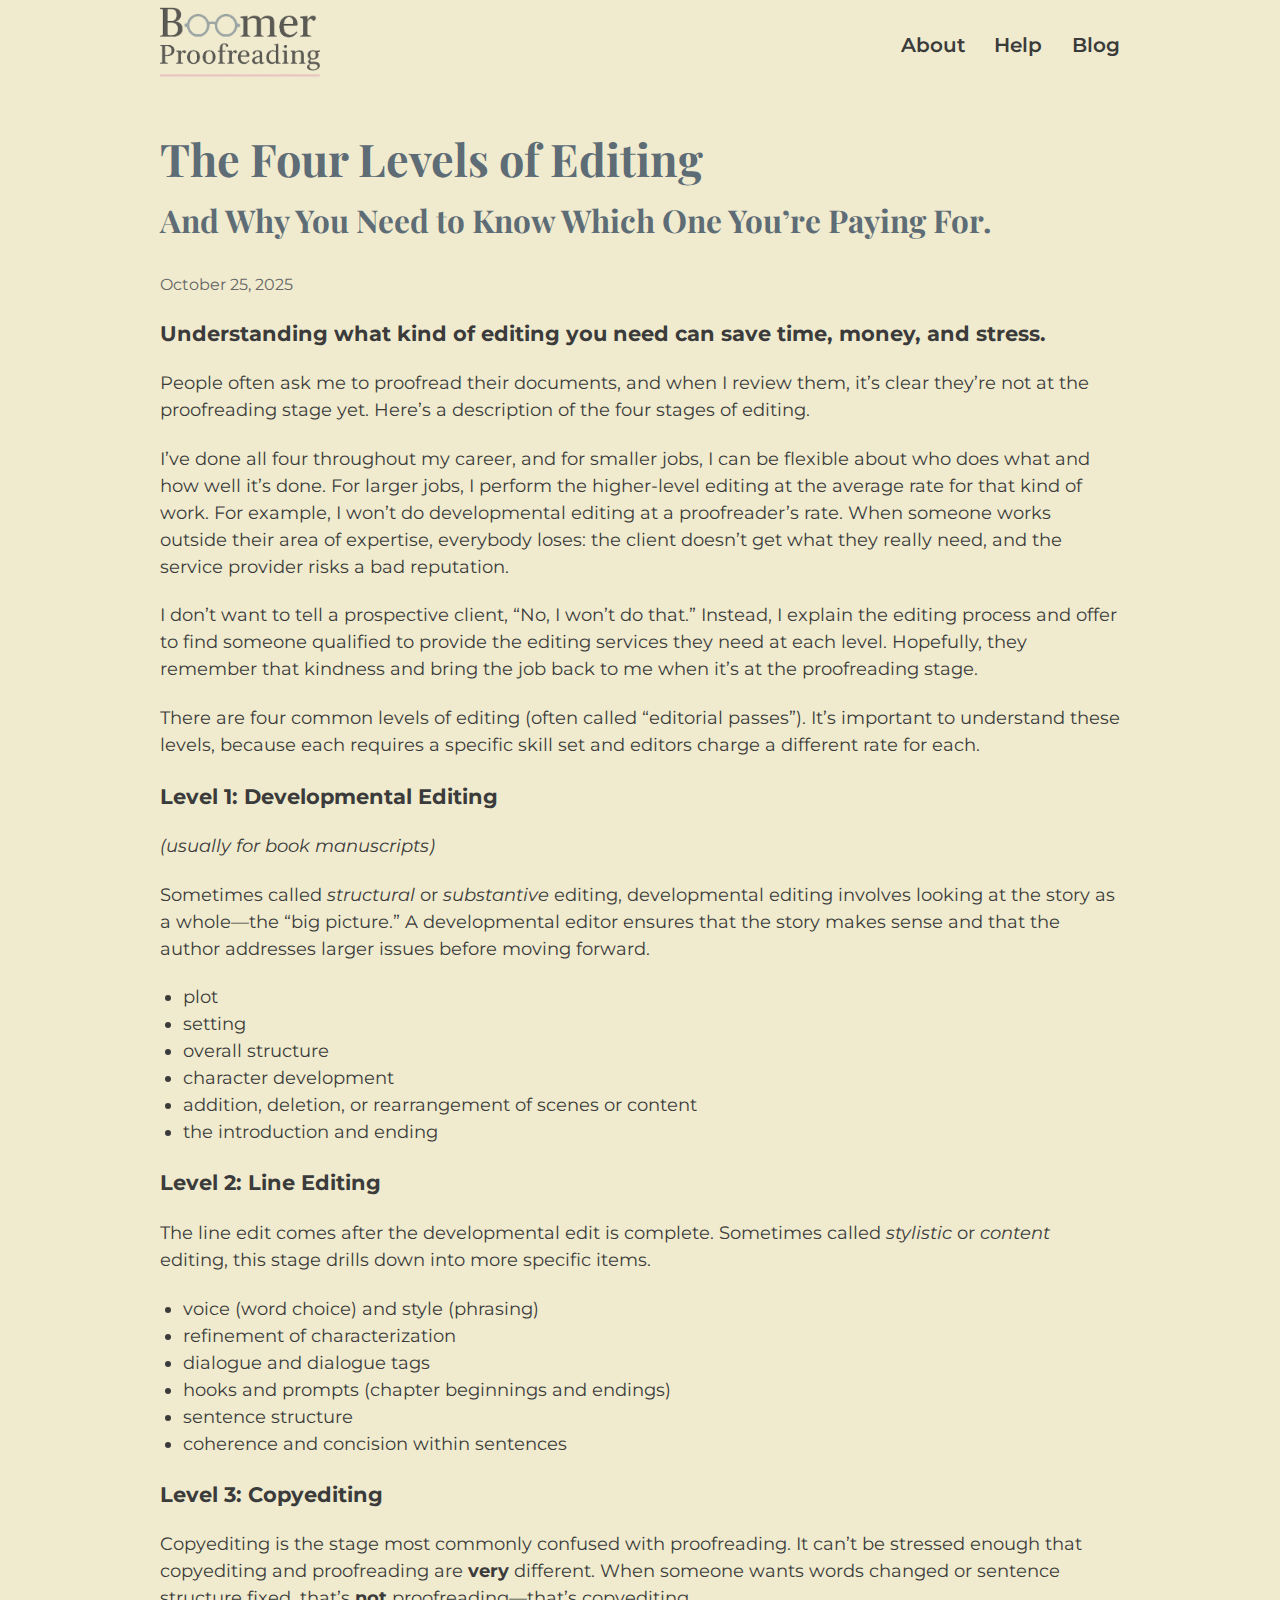
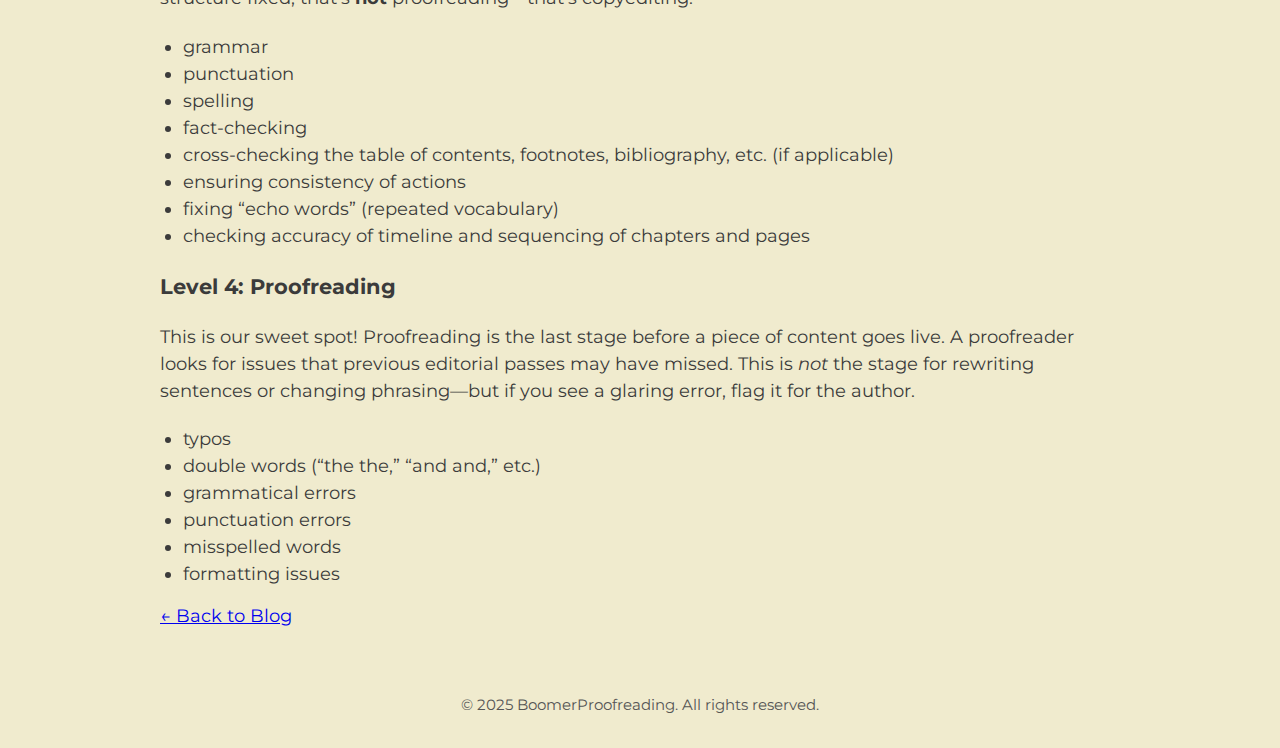
<file: FourLevelsofEditing.html>
<!DOCTYPE html>
<html lang="en">
  <head>
    <!-- Required Meta -->
    <meta charset="UTF-8" />
    <meta name="viewport" content="width=device-width, initial-scale=1.0" />

    <!-- Page Title -->
    <title>
      The Four Levels of Editing—And Why You Need to Know Which One You’re Paying For | BoomerProofreading
    </title>

    <!-- SEO -->
    <meta name="description" content="Scott Williams of BoomerProofreading explains the four levels of editing—developmental, line, copyediting, and proofreading—and why knowing the difference helps you hire the right professional." />
    <meta name="keywords" content="levels of editing, developmental editing, line editing, copyediting, proofreading, editing services, BoomerProofreading, Scott Williams" />
    <meta name="author" content="Scott Williams, BoomerProofreading" />

    <!-- Open Graph (for social sharing) -->
    <meta property="og:title" content="The Four Levels of Editing – BoomerProofreading" />
    <meta property="og:description" content="Understanding the difference between proofreading, copyediting, line editing, and developmental editing helps you hire the right editor and avoid overpaying." />
    <meta property="og:image" content="https://boomerproofreading.com/images/levels-of-editing-cover.jpg" />
    <meta property="og:url" content="https://boomerproofreading.com/FourLevelsofEditing.html" />
    <meta property="og:type" content="article" />

    <!-- Twitter Card -->
    <meta name="twitter:card" content="summary_large_image" />
    <meta name="twitter:title" content="The Four Levels of Editing – BoomerProofreading" />
    <meta name="twitter:description" content="Scott Williams explains the four levels of editing and how to choose the one that fits your project and budget." />
    <meta name="twitter:image" content="https://boomerproofreading.com/images/levels-of-editing-cover.jpg" />

    <!-- Fonts -->
    <link href="https://fonts.googleapis.com/css2?family=Montserrat:wght@400;600&family=Playfair+Display:wght@500&display=swap" rel="stylesheet" />

    <!-- CSS -->
    <link rel="stylesheet" href="css/site.css" />
    <link rel="stylesheet" href="/css/nav-responsive.css">
  </head>

  <body>
    <a href="#main" class="skip-link">Skip to main content</a>

    <header>
      <div class="topbar">
        <a href="index.html">
          <img
            src="images/boomer-logo.png"
            alt="BoomerProofreading logo"
            class="logo"
          />
        </a>
        <nav class="main-nav">
          <a href="about.html">About</a>
          <a href="help.html">Help</a>
          <a href="blog.html">Blog</a>
        </nav>
      </div>

      <div class="container header-flex">
        <div>
          <h1>The Four Levels of Editing</h1>
          <h2>And Why You Need to Know Which One You’re Paying For.</h2>
        </div>
      </div>
    </header>

    <main id="main">
      <div class="container">
        <p class="blog-date">October 25, 2025</p>
        <h3>
          Understanding what kind of editing you need can save time, money, and
          stress.
        </h3>

        <p>
          People often ask me to proofread their documents, and when I review
          them, it’s clear they’re not at the proofreading stage yet. Here’s a
          description of the four stages of editing.
        </p>

        <p>
          I’ve done all four throughout my career, and for smaller jobs, I can
          be flexible about who does what and how well it’s done. For larger
          jobs, I perform the higher-level editing at the average rate for that
          kind of work. For example, I won’t do developmental editing at a
          proofreader’s rate. When someone works outside their area of
          expertise, everybody loses: the client doesn’t get what they really
          need, and the service provider risks a bad reputation.
        </p>

        <p>
          I don’t want to tell a prospective client, “No, I won’t do that.”
          Instead, I explain the editing process and offer to find someone
          qualified to provide the editing services they need at each level.
          Hopefully, they remember that kindness and bring the job back to me
          when it’s at the proofreading stage.
        </p>

        <p>
          There are four common levels of editing (often called “editorial
          passes”). It’s important to understand these levels, because each
          requires a specific skill set and editors charge a different rate for each.
        </p>

        <h3>Level 1: Developmental Editing</h3>
        <p><em>(usually for book manuscripts)</em></p>
        <p>
          Sometimes called <em>structural</em> or <em>substantive</em> editing,
          developmental editing involves looking at the story as a
          <span class="nobr">whole—the</span> “big picture.” A developmental
          editor ensures that the story makes sense and that the author
          addresses larger issues before moving forward.
        </p>

        <ul>
          <li>plot</li>
          <li>setting</li>
          <li>overall structure</li>
          <li>character development</li>
          <li>addition, deletion, or rearrangement of scenes or content</li>
          <li>the introduction and ending</li>
        </ul>

        <h3>Level 2: Line Editing</h3>
        <p>
          The line edit comes after the developmental edit is complete.
          Sometimes called <em>stylistic</em> or <em>content</em> editing, this
          stage drills down into more specific items.
        </p>

        <ul>
          <li>voice (word choice) and style (phrasing)</li>
          <li>refinement of characterization</li>
          <li>dialogue and dialogue tags</li>
          <li>hooks and prompts (chapter beginnings and endings)</li>
          <li>sentence structure</li>
          <li>coherence and concision within sentences</li>
        </ul>

        <h3>Level 3: Copyediting</h3>
        <p>
          Copyediting is the stage most commonly confused with proofreading. It
          can’t be stressed enough that copyediting and proofreading are
          <strong>very</strong> different. When someone wants words changed or
          sentence structure fixed, that’s <strong>not</strong>
          <span class="nobr">proofreading—that’s</span> copyediting.
        </p>

        <ul>
          <li>grammar</li>
          <li>punctuation</li>
          <li>spelling</li>
          <li>fact-checking</li>
          <li>
            cross-checking the table of contents, footnotes, bibliography, etc.
            (if applicable)
          </li>
          <li>ensuring consistency of actions</li>
          <li>fixing “echo words” (repeated vocabulary)</li>
          <li>
            checking accuracy of timeline and sequencing of chapters and pages
          </li>
        </ul>

        <h3>Level 4: Proofreading</h3>
        <p>
          This is our sweet spot! Proofreading is the last stage before a piece
          of content goes live. A proofreader looks for issues that previous
          editorial passes may have missed. This is <em>not</em> the stage for
          rewriting sentences or changing
          <span class="nobr">phrasing—but</span> if you see a glaring error,
          flag it for the author.
        </p>

        <ul>
          <li>typos</li>
          <li>double words (“the the,” “and and,” etc.)</li>
          <li>grammatical errors</li>
          <li>punctuation errors</li>
          <li>misspelled words</li>
          <li>formatting issues</li>
        </ul>

        <p><a href="blog.html">← Back to Blog</a></p>
      </div>
    </main>

    <footer>
      <div class="container">
        <p>&copy; 2025 BoomerProofreading. All rights reserved.</p>
      </div>
    </footer>
  </body>
</html>
</file>
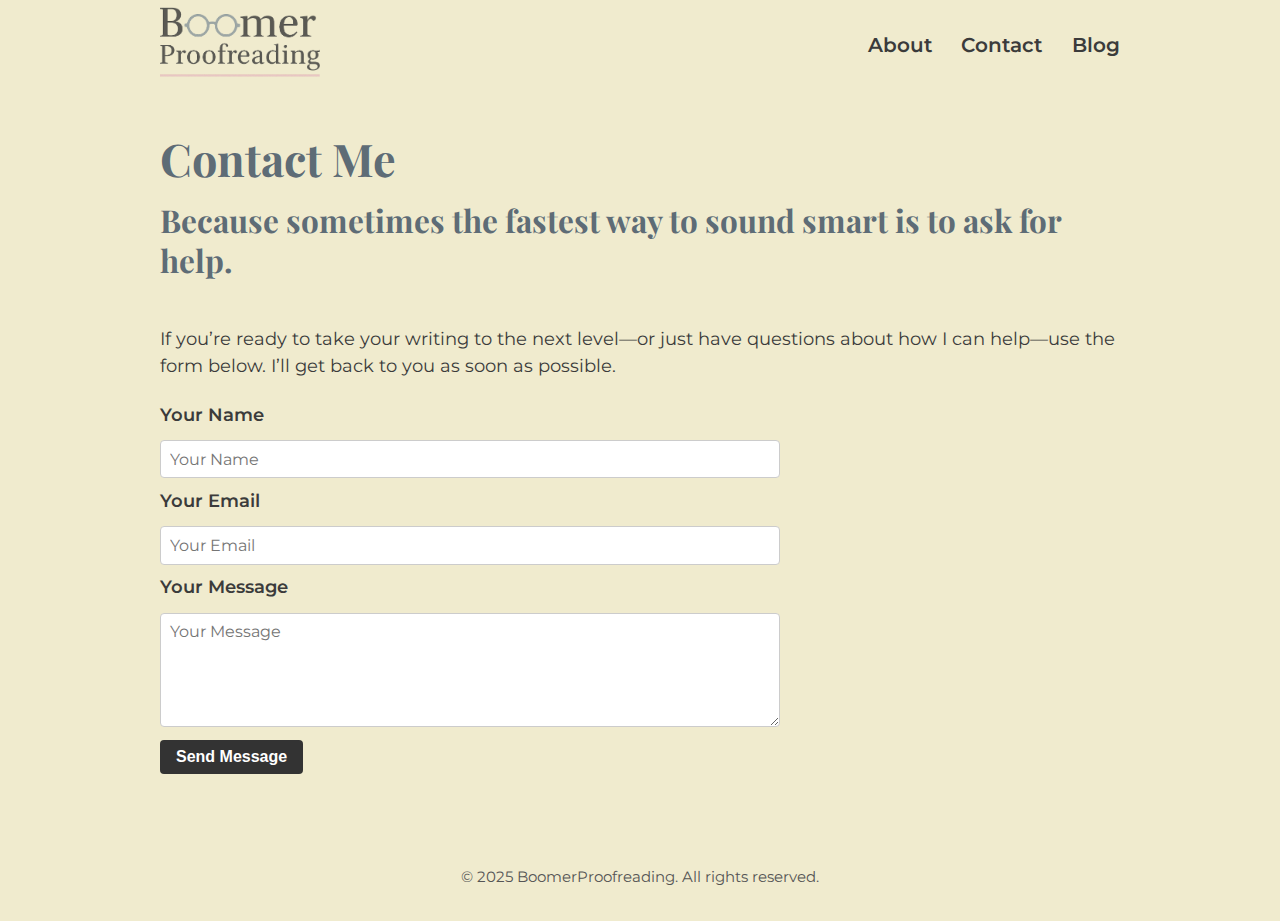
<file: help.html>
<!DOCTYPE html>
<html lang="en">
<head>
  <!-- Required Meta -->
  <meta charset="UTF-8" />
  <meta name="viewport" content="width=device-width, initial-scale=1.0" />

  <!-- Page Title -->
  <title>Contact – BoomerProofreading</title>

  <!-- SEO -->
  <meta name="description" content="Ready to elevate your writing? Reach out to Scott Williams at BoomerProofreading in West Hollywood. Fast replies, honest feedback, and expert editing.">
  <meta name="keywords" content="contact BoomerProofreading, proofreading inquiry, editing quote, Scott Williams, West Hollywood editor, professional proofreading">
  <meta name="author" content="Scott Williams, BoomerProofreading">

  <!-- Open Graph -->
  <meta property="og:title" content="Contact – BoomerProofreading">
  <meta property="og:description" content="Looking for proofreading that’s sharp, clear, and honest? Get in touch with Scott Williams at BoomerProofreading.">
  <meta property="og:image" content="https://boomerproofreading.com/images/boomer-logo.png">
  <meta property="og:url" content="https://boomerproofreading.com/contact.html">
  <meta property="og:type" content="website">

  <!-- Twitter Card -->
  <meta name="twitter:card" content="summary_large_image">
  <meta name="twitter:title" content="Contact – BoomerProofreading">
  <meta name="twitter:description" content="Get in touch with Scott Williams for professional proofreading services that deliver clarity and confidence.">
  <meta name="twitter:image" content="https://boomerproofreading.com/images/boomer-logo.png">

  <!-- Favicon -->
  <link rel="icon" type="image/png" href="images/favicon.png">

  <!-- Fonts -->
  <link href="https://fonts.googleapis.com/css2?family=Montserrat:wght@400;600&family=Playfair+Display:wght@500&display=swap" rel="stylesheet" />

  <!-- Custom CSS -->
  <link rel="stylesheet" href="css/site.css" />
  <link rel="stylesheet" href="/css/nav-responsive.css">
</head>



<body>
  <a href="#main" class="skip-link">Skip to main content</a>
    <header>
    <div class="topbar">
      <a href="index.html">
        <img src="images/boomer-logo.png" alt="BoomerProofreading logo" class="logo" />
      </a>
      <nav class="main-nav">
        <a href="about.html">About</a>
        <a href="contact.html">Contact</a>
        <a href="blog.html">Blog</a>
      </nav>
    </div>

    <div class="container header-flex">
      <div>
        <h1>Contact Me</h1>
        <h2>Because sometimes the fastest way to sound smart is to ask for help.</h2>
      </div>
    </div>
  </header>

  <main id="main">
    <div class="container">
      <p>If you’re ready to take your writing to the next level—or just have questions about how I can help—use the form below. I’ll get back to you as soon as possible.</p>

      <form id="contact-form" action="https://formspree.io/f/xwpndvjl" method="POST">
        <label for="name">Your Name</label>
        <input type="text" id="name" name="name" placeholder="Your Name" required />

        <label for="email">Your Email</label>
        <input type="email" id="email" name="email" placeholder="Your Email" required />

        <label for="message">Your Message</label>
        <textarea id="message" name="message" rows="5" placeholder="Your Message" required></textarea>

        <button type="submit">Send Message</button>

        <p id="form-status" class="form-status" aria-live="polite"></p>
      </form>
    </div>
  </main>

  <footer>
    <div class="container">
      <p>&copy; 2025 BoomerProofreading. All rights reserved.</p>
    </div>
  </footer>

  <script>
    // Simple Formspree feedback
    const form = document.getElementById('contact-form');
    const status = document.getElementById('form-status');

    form.addEventListener('submit', async (e) => {
      e.preventDefault();
      const data = new FormData(form);
      const action = e.target.action;

      try {
        const response = await fetch(action, {
          method: 'POST',
          body: data,
          headers: { 'Accept': 'application/json' }
        });

        if (response.ok) {
          status.textContent = "Thanks for reaching out! We'll get back to you soon.";
          form.reset();
        } else {
          status.textContent = "Oops—something went wrong. Please check your info and try again.";
        }
      } catch (error) {
        status.textContent = "Network error. Please try again later.";
      }
    });
  </script>

</body>
</html>
</file>
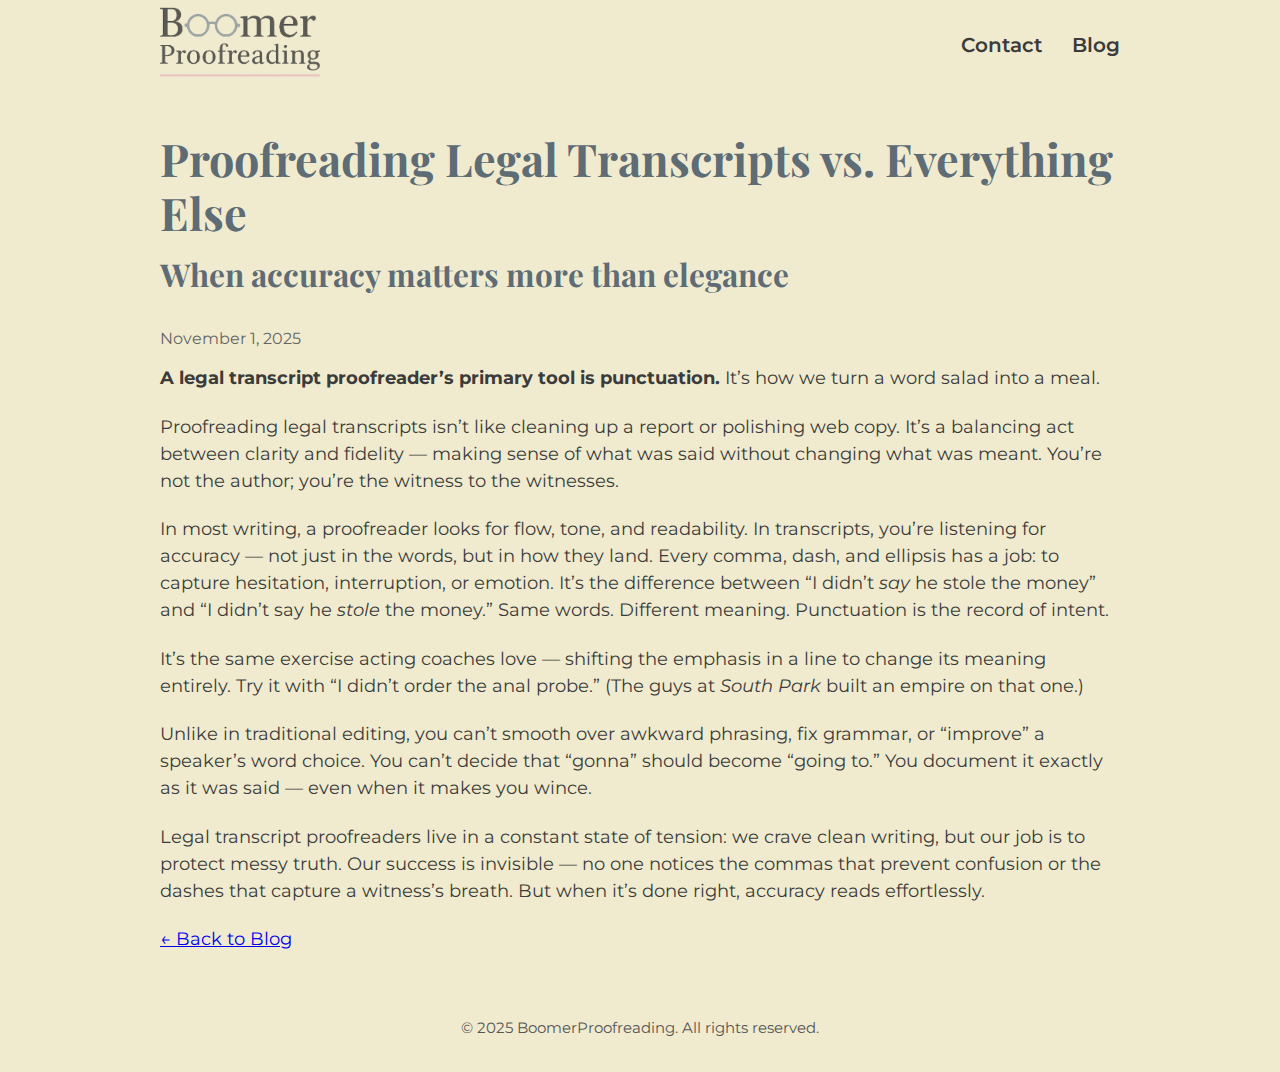
<file: ProofreadingLegalTranscripts.html>
<!DOCTYPE html>
<html lang="en">
<head>
  <meta charset="UTF-8" />
  <meta name="viewport" content="width=device-width, initial-scale=1.0" />
  <title>Proofreading Legal Transcripts vs. Everything Else | BoomerProofreading</title>

  <meta name="description" content="Scott Williams of BoomerProofreading explains why proofreading legal transcripts demands precision, restraint, and a deep respect for the spoken word.">
  <meta name="author" content="Scott Williams, BoomerProofreading">

  <link href="https://fonts.googleapis.com/css2?family=Montserrat:wght@400;600&family=Playfair+Display:wght@500&display=swap" rel="stylesheet" />
  <link rel="stylesheet" href="css/site.css" />
</head>

<body>
  <a href="#main" class="skip-link">Skip to main content</a>

  <header>
    <div class="topbar">
      <a href="index.html">
        <img src="images/boomer-logo.png" alt="BoomerProofreading logo" class="logo" />
      </a>
      <nav class="main-nav">
        <a href="contact.html">Contact</a>
        <a href="blog.html" class="active">Blog</a>
      </nav>
    </div>

    <div class="container header-flex">
      <div>
        <h1>Proofreading Legal Transcripts vs. Everything Else</h1>
        <h2>When accuracy matters more than elegance</h2>
      </div>
    </div>
  </header>

  <main id="main">
    <div class="container">
      <p class="blog-date">November 1, 2025</p>

      <p><strong>A legal transcript proofreader’s primary tool is punctuation.</strong> It’s how we turn a word salad into a meal.</p>

      <p>Proofreading legal transcripts isn’t like cleaning up a report or polishing web copy. It’s a balancing act between clarity and fidelity — making sense of what was said without changing what was meant. You’re not the author; you’re the witness to the witnesses.</p>

      <p>In most writing, a proofreader looks for flow, tone, and readability. In transcripts, you’re listening for accuracy — not just in the words, but in how they land. Every comma, dash, and ellipsis has a job: to capture hesitation, interruption, or emotion. It’s the difference between “I didn’t <em>say</em> he stole the money” and “I didn’t say he <em>stole</em> the money.” Same words. Different meaning. Punctuation is the record of intent.</p>

      <p>It’s the same exercise acting coaches love — shifting the emphasis in a line to change its meaning entirely. Try it with “I didn’t order the anal probe.” (The guys at <em>South Park</em> built an empire on that one.)</p>

      <p>Unlike in traditional editing, you can’t smooth over awkward phrasing, fix grammar, or “improve” a speaker’s word choice. You can’t decide that “gonna” should become “going to.” You document it exactly as it was said — even when it makes you wince.</p>

      <p>Legal transcript proofreaders live in a constant state of tension: we crave clean writing, but our job is to protect messy truth. Our success is invisible — no one notices the commas that prevent confusion or the dashes that capture a witness’s breath. But when it’s done right, accuracy reads effortlessly.</p>

      <p><a href="blog.html">← Back to Blog</a></p>
    </div>
  </main>

  <footer>
    <div class="container">
      <p>&copy; 2025 BoomerProofreading. All rights reserved.</p>
    </div>
  </footer>
</body>
</html>
</file>
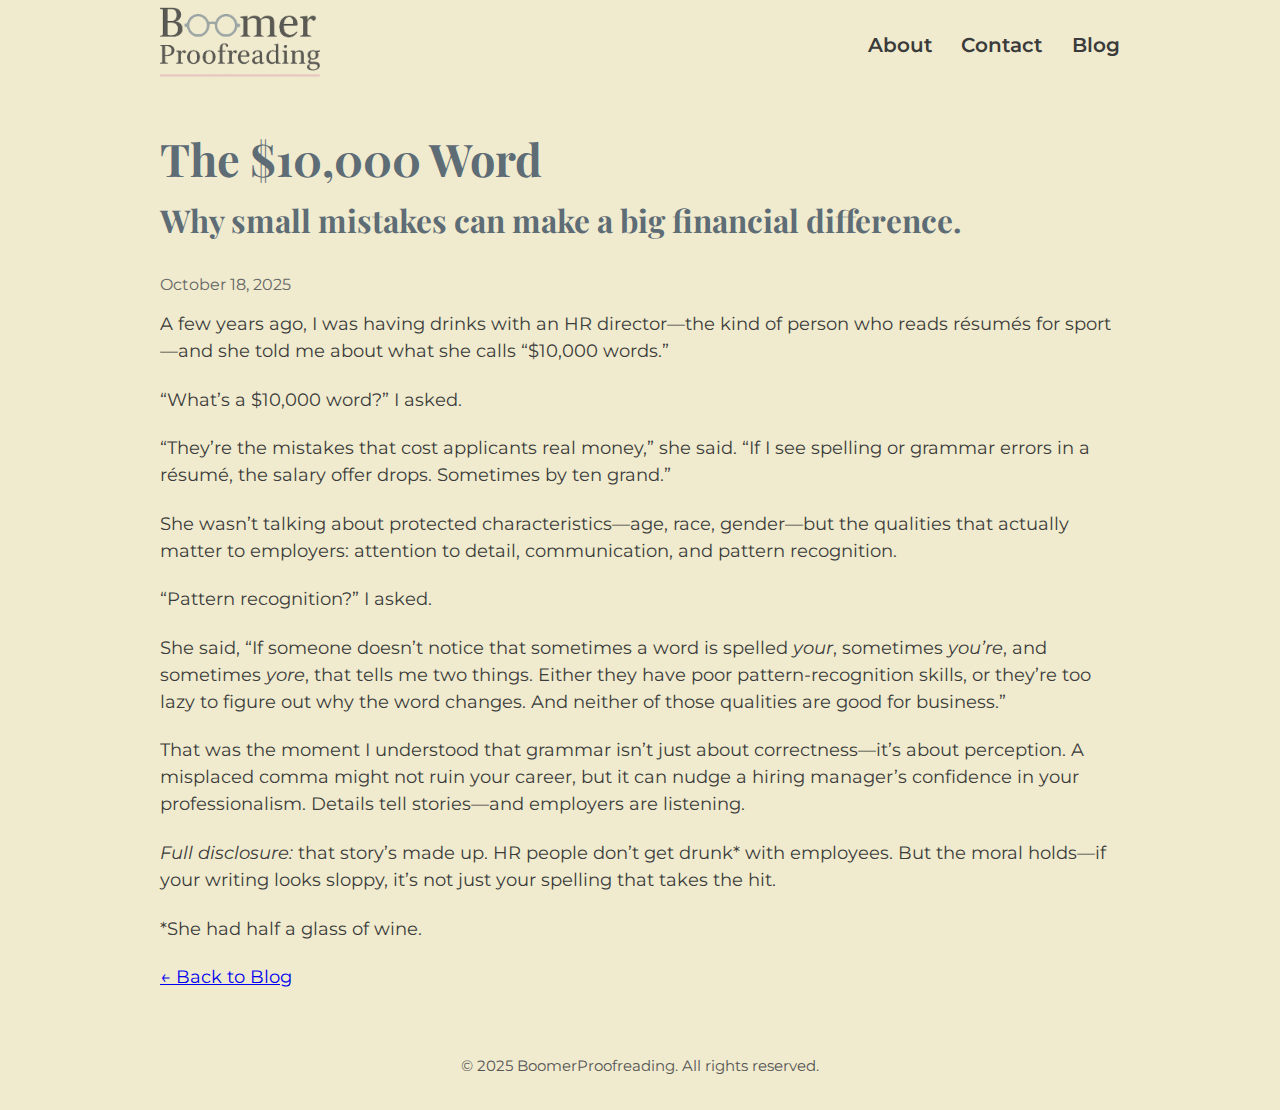
<file: TenThousandDollarWord.html>
<!DOCTYPE html>
<html lang="en">
<head>
  <!-- Required Meta -->
  <meta charset="UTF-8" />
  <meta name="viewport" content="width=device-width, initial-scale=1.0" />

  <!-- Page Title -->
  <title>The $10,000 Word | BoomerProofreading</title>

  <!-- SEO -->
  <meta name="description" content="Scott Williams of BoomerProofreading explains why small grammar mistakes can cost job applicants thousands — and what ‘$10,000 words’ reveal about attention to detail." />
  <meta name="keywords" content="resume proofreading, job application grammar, $10,000 word, attention to detail, proofreading mistakes, BoomerProofreading, Scott Williams" />
  <meta name="author" content="Scott Williams, BoomerProofreading" />

  <!-- Open Graph -->
  <meta property="og:title" content="The $10,000 Word – BoomerProofreading" />
  <meta property="og:description" content="A typo on your résumé might cost you a job offer. Scott Williams explains why even a single word can be worth thousands." />
  <meta property="og:image" content="https://boomerproofreading.com/images/10000-word-cover.jpg" />
  <meta property="og:url" content="https://boomerproofreading.com/TenThousandDollarWord.html" />
  <meta property="og:type" content="article" />

  <!-- Twitter Card -->
  <meta name="twitter:card" content="summary_large_image" />
  <meta name="twitter:title" content="The $10,000 Word – BoomerProofreading" />
  <meta name="twitter:description" content="What if one wrong word cost you the job? Scott Williams explores how resume errors send the wrong message." />
  <meta name="twitter:image" content="https://boomerproofreading.com/images/10000-word-cover.jpg" />

  <!-- Favicon -->
  <link rel="icon" type="image/png" href="images/favicon.png" />

  <!-- Google Fonts -->
  <link href="https://fonts.googleapis.com/css2?family=Montserrat:wght@400;600&family=Playfair+Display:wght@500&display=swap" rel="stylesheet" />

  <!-- Custom CSS -->
  <link rel="stylesheet" href="css/site.css" />
  <link rel="stylesheet" href="/css/nav-responsive.css">
</head>

<body>
  <a href="#main" class="skip-link">Skip to main content</a>

  <header>
    <div class="topbar">
      <a href="index.html">
        <img src="images/boomer-logo.png" alt="BoomerProofreading logo" class="logo" />
      </a>
      <nav class="main-nav">
        <a href="about.html">About</a>
        <a href="contact.html">Contact</a>
        <a href="blog.html">Blog</a>
      </nav>
    </div>

    <div class="container header-flex">
      <div>
        <h1>The $10,000 Word</h1>
        <h2>Why small mistakes can make a big financial difference.</h2>
      </div>
    </div>
  </header>

  <main id="main">
    <div class="container">
      <p class="blog-date">October 18, 2025</p>

      <p>A few years ago, I was having drinks with an HR director—the kind of person who reads résumés for sport—and she told me about what she calls “$10,000 words.”</p>

      <p>“What’s a $10,000 word?” I asked.</p>

      <p>“They’re the mistakes that cost applicants real money,” she said. “If I see spelling or grammar errors in a résumé, the salary offer drops. Sometimes by ten grand.”</p>

      <p>She wasn’t talking about protected characteristics—age, race, gender—but the qualities that actually matter to employers: attention to detail, communication, and pattern recognition.</p>

      <p>“Pattern recognition?” I asked.</p>

      <p>She said, “If someone doesn’t notice that sometimes a word is spelled <em>your</em>, sometimes <em>you’re</em>, and sometimes <em>yore</em>, that tells me two things. Either they have poor pattern-recognition skills, or they’re too lazy to figure out why the word changes. And neither of those qualities are good for business.”</p>

      <p>That was the moment I understood that grammar isn’t just about correctness—it’s about perception. A misplaced comma might not ruin your career, but it can nudge a hiring manager’s confidence in your professionalism. Details tell <span class="nobr">stories—and</span> employers are listening.</p>

      <p><em>Full disclosure:</em> that story’s made up. HR people don’t get drunk* with employees. But the moral holds—if your writing looks sloppy, it’s not just your spelling that takes the hit.</p>
<p>*She had half a glass of wine.</p>
     <p><a href="blog.html">← Back to Blog</a></p>
    </div>
  </main>

  <footer>
    <div class="container">
      <p>&copy; 2025 BoomerProofreading. All rights reserved.</p>
    </div>
  </footer>
</body>
</html>
</file>
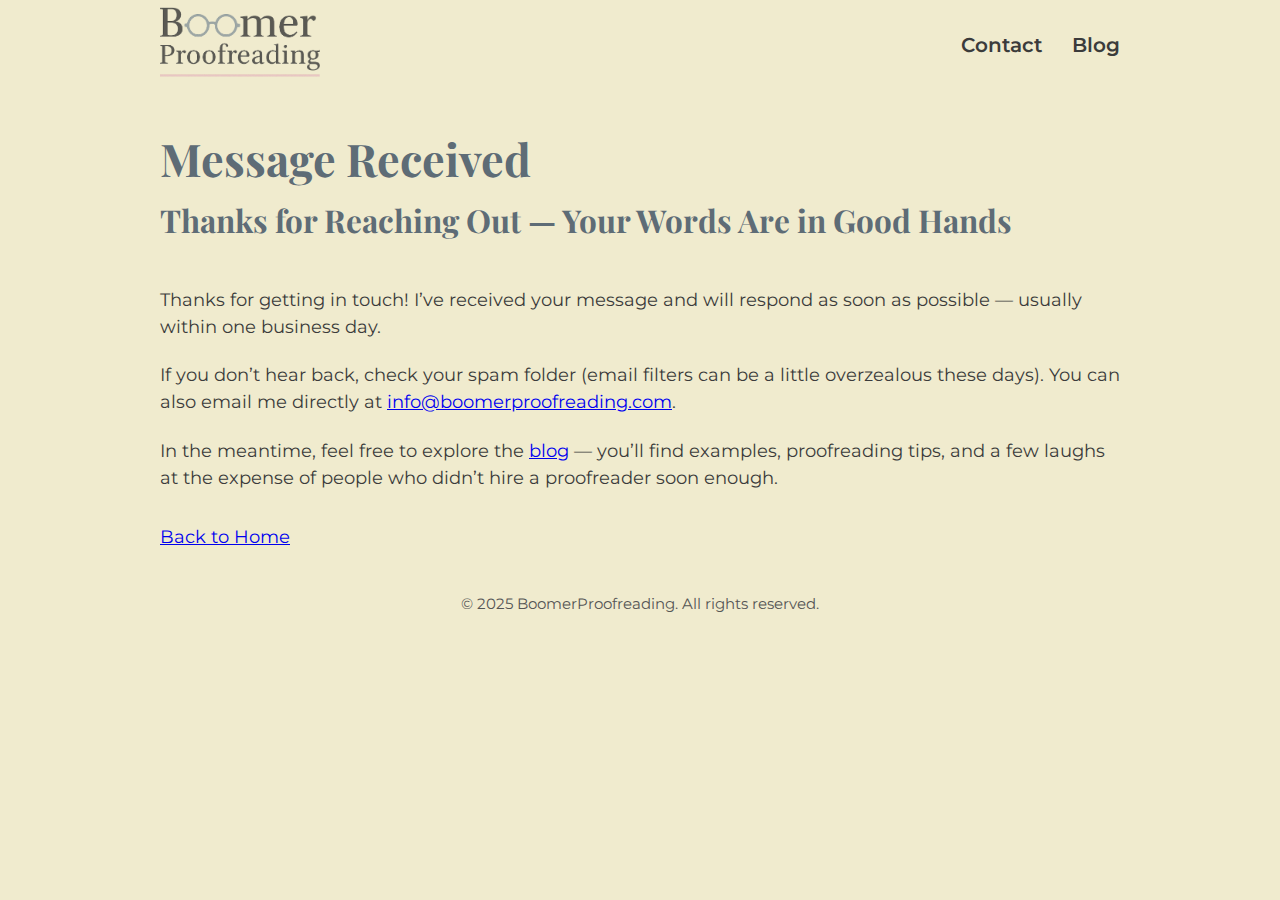
<file: thank-you.html>
<!DOCTYPE html>
<html lang="en">

<head>
  <meta charset="UTF-8" />
  <meta name="viewport" content="width=device-width, initial-scale=1.0" />
  <title>Thank You | BoomerProofreading</title>

  <!-- Google Fonts -->
  <link href="https://fonts.googleapis.com/css2?family=Montserrat:wght@400;600&family=Playfair+Display:wght@500&display=swap" rel="stylesheet" />

  <!-- Custom CSS -->
  <link rel="stylesheet" href="css/site.css" />
</head>

<body>
  <header>
    <div class="topbar">
      <a href="index.html">
        <img src="images/boomer-logo.png" alt="BoomerProofreading logo" class="logo" />
      </a>
      <nav class="main-nav">
        <a href="contact.html">Contact</a>
        <a href="blog.html">Blog</a>
      </nav>
    </div>

    <div class="container header-flex">
      <div>
        <h1>Message Received</h1>
        <h2>Thanks for Reaching Out — Your Words Are in Good Hands</h2>
      </div>
    </div>
  </header>

  <main>
    <div class="container narrow">
      <p>Thanks for getting in touch! I’ve received your message and will respond as soon as possible — usually within one business day.</p>

      <p>If you don’t hear back, check your spam folder (email filters can be a little overzealous these days). You can also email me directly at 
        <a href="mailto:info@boomerproofreading.com">info@boomerproofreading.com</a>.
      </p>

      <p>In the meantime, feel free to explore the <a href="blog.html">blog</a> — you’ll find examples, proofreading tips, and a few laughs at the expense of people who didn’t hire a proofreader soon enough.</p>

      <div style="margin-top:2rem;">
        <a href="index.html" class="button">Back to Home</a>
      </div>
    </div>
  </main>

  <footer>
    <div class="container">
      <p>&copy; 2025 BoomerProofreading. All rights reserved.</p>
    </div>
  </footer>
</body>
</html>
</file>
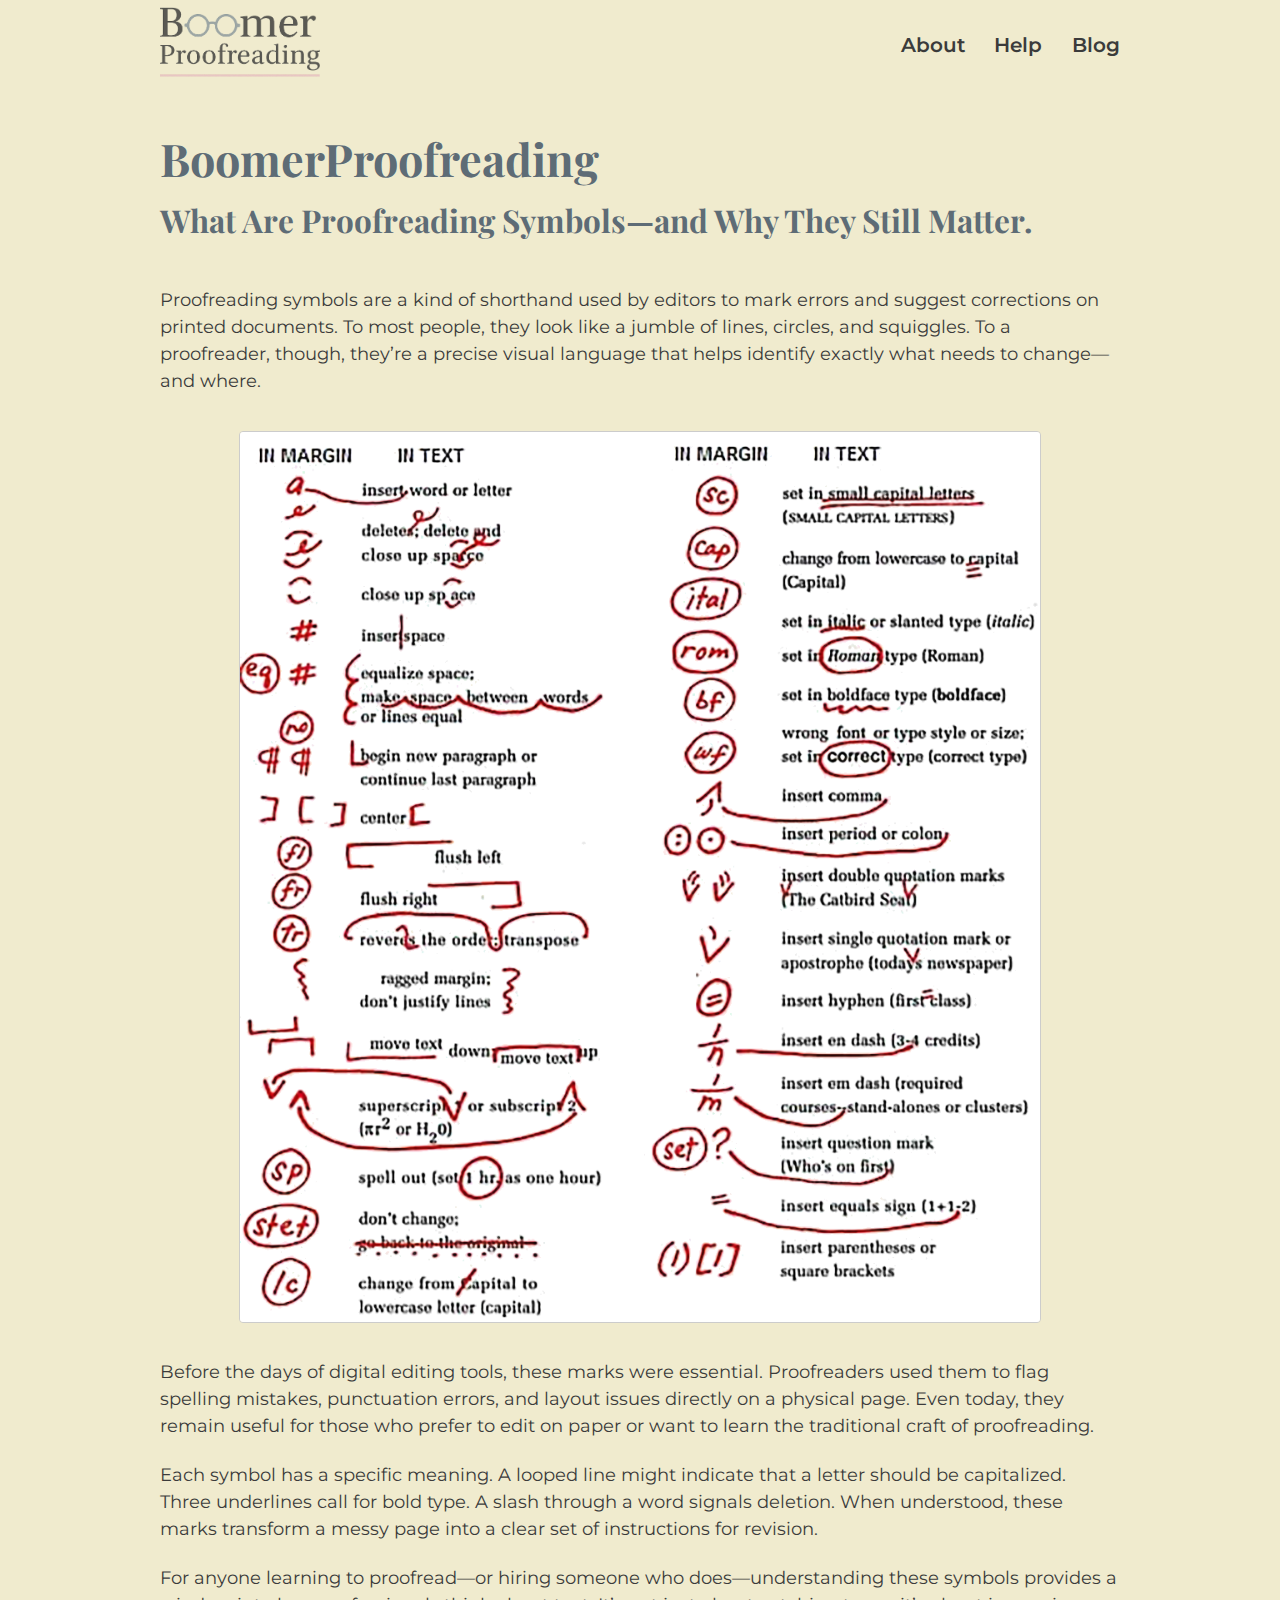
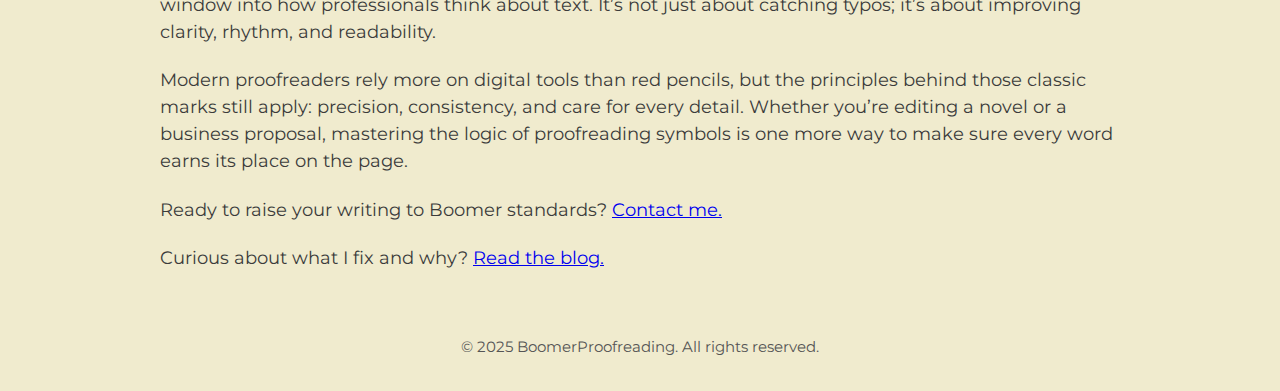
<file: WhatAreProofreadingSymbols.html>
<!DOCTYPE html>
<html lang="en">
<head>
  <!-- Required Meta -->
  <meta charset="UTF-8" />
  <meta name="viewport" content="width=device-width, initial-scale=1.0" />

  <!-- Page Title -->
  <title>What Are Proofreading Symbols—And Why They Still Matter | BoomerProofreading</title>

  <!-- SEO Meta -->
  <meta name="description" content="Proofreading symbols may look like squiggles and loops, but to professional editors, they’re a precise visual language that turns chaos into clarity." />
  <meta name="keywords" content="proofreading symbols, copyediting marks, proofreading marks, editing tools, traditional proofreading, BoomerProofreading, Scott Williams" />
  <meta name="author" content="Scott Williams, BoomerProofreading" />

  <!-- Open Graph -->
  <meta property="og:title" content="What Are Proofreading Symbols—And Why They Still Matter" />
  <meta property="og:description" content="From traditional proofreading marks to modern editing tools—learn why these symbols still have power." />
  <meta property="og:image" content="https://boomerproofreading.com/images/proofreading-symbols-cover.jpg" />
  <meta property="og:url" content="https://boomerproofreading.com/WhatAreProofreadingSymbols.html" />
  <meta property="og:type" content="article" />

  <!-- Twitter Card -->
  <meta name="twitter:card" content="summary_large_image" />
  <meta name="twitter:title" content="What Are Proofreading Symbols—And Why They Still Matter" />
  <meta name="twitter:description" content="Scott Williams explains how traditional proofreading symbols still play a key role in editing accuracy and clarity." />
  <meta name="twitter:image" content="https://boomerproofreading.com/images/proofreading-symbols-cover.jpg" />

  <!-- Favicon -->
  <link rel="icon" type="image/png" href="images/favicon.png" />

  <!-- Google Fonts -->
  <link href="https://fonts.googleapis.com/css2?family=Montserrat:wght@400;600&family=Playfair+Display:wght@500&display=swap" rel="stylesheet" />

  <!-- Custom CSS -->
  <link rel="stylesheet" href="css/site.css" />
  <link rel="stylesheet" href="/css/nav-responsive.css">
</head>

<body>
  <a href="#main" class="skip-link">Skip to main content</a>

  <header>
    <div class="topbar">
      <a href="index.html">
        <img src="images/boomer-logo.png" alt="BoomerProofreading logo" class="logo" />
      </a>
      <nav class="main-nav">
        <a href="about.html">About</a>
        <a href="help.html">Help</a>
        <a href="blog.html">Blog</a>
      </nav>
    </div>

    <div class="container header-flex">
      <div>
        <h1>BoomerProofreading</h1>
        <h2>What Are Proofreading Symbols—and Why They Still Matter.</h2>
      </div>
    </div>
  </header>

  <main id="main">
    <div class="container">
      <p>Proofreading symbols are a kind of shorthand used by editors to mark errors and suggest corrections on printed documents. To most people, they look like a jumble of lines, circles, and squiggles. To a proofreader, though, they’re a precise visual language that helps identify exactly what needs to change—and where.</p>
      <img src="images/ProofreadingSymbols.png" alt="Proofreading symbols" class="proofsymbols"/>

<p>Before the days of digital editing tools, these marks were essential. Proofreaders used them to flag spelling mistakes, punctuation errors, and layout issues directly on a physical page. Even today, they remain useful for those who prefer to edit on paper or want to learn the traditional craft of proofreading.</p>

<p>Each symbol has a specific meaning. A looped line might indicate that a letter should be capitalized. Three underlines call for bold type. A slash through a word signals deletion. When understood, these marks transform a messy page into a clear set of instructions for revision.</p>

<p>For anyone learning to proofread—or hiring someone who does—understanding these symbols provides a window into how professionals think about text. It’s not just about catching typos; it’s about improving clarity, rhythm, and readability.</p>

<p>Modern proofreaders rely more on digital tools than red pencils, but the principles behind those classic marks still apply: precision, consistency, and care for every detail. Whether you’re editing a novel or a business proposal, mastering the logic of proofreading symbols is one more way to make sure every word earns its place on the page.</p>

      <p>Ready to raise your writing to Boomer standards? <a href="contact.html">Contact me.</a></p>
      <p>Curious about what I fix and why? <a href="blog.html">Read the blog.</a></p>
    </div>
  </main>

  <footer>
    <div class="container">
      <p>&copy; 2025 BoomerProofreading. All rights reserved.</p>
    </div>
  </footer>
</body>
</html>
</file>
<file: css/site.css>
/* =====================================
   Color Variables
   ===================================== */
:root {
  --bg-color: #F0EBCE;
  --text-color: #3B3B3B;
  --heading-color: #5E6C76;
  --accent-color: #C4A1A8;
  --highlight-color: #8CA9C4;
  --white: #ffffff;
}
html {
  overflow-y: scroll;
}
/* =====================================
   Base Styles
   ===================================== */
body {
  background-color: var(--bg-color);
  color: var(--text-color);
  font-family: 'Segoe UI', 'Montserrat', sans-serif;
  line-height: 1.5; /* slightly tighter line spacing */
  margin: 0;
  padding: 0;
  font-size: 18px;
}

.container {
  max-width: 960px;
  margin: 0 auto;
  padding: 0.75em 2em; /* tighter vertical padding */
}

/* =====================================
   Headings
   ===================================== */
h1, h2 {
  font-family: 'Playfair Display', serif;
  color: var(--heading-color);
  margin-top: 0.5em;     /* pulled closer to previous section */
  margin-bottom: 0.15em; /* reduced space below */
}

h1 {
  font-size: 2.5em;
  line-height: 1.2;
}

h2 {
  font-size: 1.75em;
  line-height: 1.25;
}

/* =====================================
   Logo
   ===================================== */
.logo {
  width: 160px;
  max-width: 35vw;
  height: auto;
  margin-right: 0.75em;
}
.proofsymbols {
  width: 100%;
  max-width: 800px;
  display: block;
  margin: 2em auto;
  border: 1px solid #ccc;
  border-radius: 4px;
}

/* =====================================
   Navigation Layout
   ===================================== */
.topbar {
  display: flex;
  justify-content: space-between;
  align-items: center;
  padding: 0.4em 2em; /* slightly reduced vertical padding */
  max-width: 960px;
  margin: 0 auto;
}

.main-nav a {
  font-family: 'Montserrat', sans-serif;
  color: var(--text-color);
  text-decoration: none;
  margin-left: 1.25em; /* tighter spacing between links */
  font-weight: 600;
  font-size: 1.1em;
  transition: color 0.3s ease;
}

.main-nav a:hover {
  color: var(--accent-color);
}

/* =====================================
   Main heading block
   ===================================== */
.header-flex {
  display: flex;
  align-items: center;
  gap: 0.75em;
  margin-top: 0.2em; /* pulls content closer to nav */
}

/* =====================================
   Paragraphs & Lists
   ===================================== */
/* Paragraph spacing */
p {
  margin-top: 0.8em;
  margin-bottom: 1.2em;
}


ul {
  margin: 0.4em 0 0.4em 1.25em;
  padding: 0;
}

/* =====================================
   Responsive Adjustments
   ===================================== */
@media (max-width: 600px) {
  .topbar {
    flex-direction: column;
    align-items: flex-start;
    padding: 0.75em 1.5em;
  }

  .main-nav {
    margin-top: 0.4em;
  }

  .main-nav a {
    display: block;
    margin: 0.3em 0;
  }

  .header-flex {
    flex-direction: column;
    align-items: flex-start;
    margin-top: 0.3em;
  }

  .logo {
    width: 120px;
    margin-bottom: 0.4em;
  }
}

/* =====================================
   CONTACT PAGE FORM STYLES
   ===================================== */
form#contact-form {
  display: flex;
  flex-direction: column;
  gap: 0.6rem; /* reduced spacing between fields */
  max-width: 600px;
  margin: 0.75rem 0; /* less air above/below the form */
  align-items: flex-start;
}

form#contact-form label {
  font-weight: 600;
  margin-bottom: 0.1rem; /* almost flush with inputs */
}

form#contact-form input,
form#contact-form textarea {
  width: 100%;
  padding: 0.55rem; /* tighter input padding */
  font-size: 1rem;
  border: 1px solid #ccc;
  border-radius: 4px;
  font-family: 'Montserrat', sans-serif;
  background-color: #fff;
  color: #333;
}

form#contact-form input:focus,
form#contact-form textarea:focus {
  outline: none;
  border-color: #666;
  box-shadow: 0 0 3px rgba(0, 0, 0, 0.15);
}

form#contact-form button {
  background-color: #333;
  color: #fff;
  border: none;
  padding: 0.5rem 1rem; /* more compact button */
  font-size: 1rem;
  font-weight: 600;
  border-radius: 4px;
  cursor: pointer;
  transition: background-color 0.3s ease;
  align-self: flex-start;
  margin-top: 0.2rem;
}

form#contact-form button:hover {
  background-color: #555;
}

.form-status {
  margin-top: 0.4rem;
  font-weight: 600;
  color: #333;
}
footer p {
  font-size: 0.85em;      /* slightly smaller than body text */
  color: #555;            /* softer contrast */
  text-align: center;     /* keeps it tidy */
  margin-top: 1em;
}
/* Skip to main content link (for keyboard and screen reader users) */

/* Make it visible when focused */
/* Skip to main content link (for keyboard and screen reader users) */
.skip-link {
  position: absolute;
  top: -50px;
  left: 0;
  background-color: #3B3B3B;
  color: #ffffff;
  padding: 0.5em 1em;
  z-index: 100;
  text-decoration: none;
  border-radius: 0 0 4px 0;
  transition: top 0.3s ease;
  font-weight: 600;
}

/* Make it visible when focused */
.skip-link:focus {
  top: 0;
}
/* Blog listings */
.blog-listing {
  margin-bottom: 1.5em;
  border-bottom: 1px solid #ccc;
  padding-bottom: 1em;
}

.blog-listing h3 {
  font-size: 1.3em;
  margin-bottom: 0.2em;
  font-family: 'Playfair Display', serif;
  color: var(--heading-color);
}

.blog-listing a {
  text-decoration: none;
  color: var(--heading-color);
}

.blog-listing a:hover {
  color: var(--accent-color);
}

.blog-date {
  font-size: 0.9em;
  color: #666;
  margin-top: 0;
  margin-bottom: 0.5em;
}
.blog-listing:last-of-type {
  border-bottom: none;      /* no line after last article */
  padding-bottom: 0;
  margin-bottom: 0;
}
</file>
<file: css/nav-responsive.css>
/* ----------------------------------------
  Responsive Navigation Styles for Mobile
  Applies when viewport ≤ 768px
---------------------------------------- */

/* nav-responsive.css */

@media (max-width: 768px) {
  #nav-toggle {
    display: block;
    margin-bottom: 1rem;
  }

  #nav-menu {
    display: none;
  }

  #nav-menu.open {
    display: block;
  }

  #main-nav ul {
    flex-direction: column;
    gap: 1rem;
  }
}
</file>
